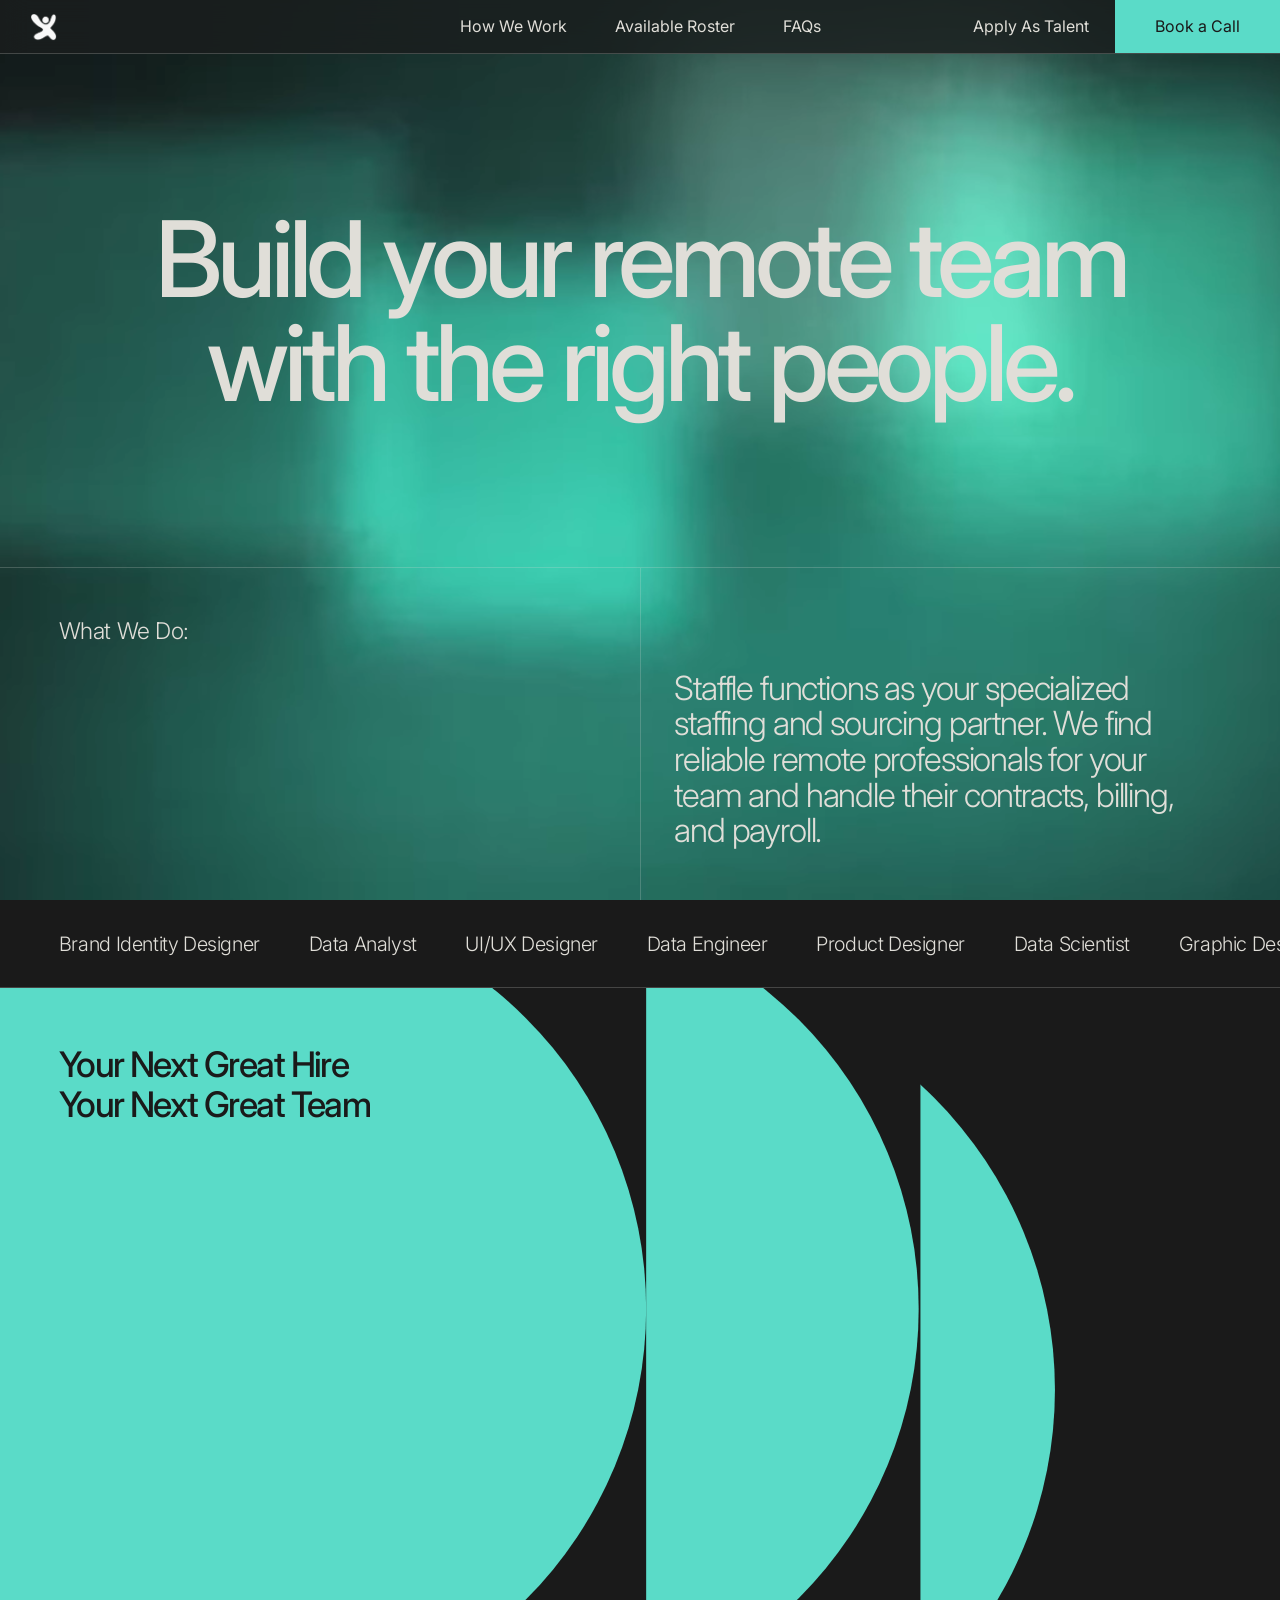
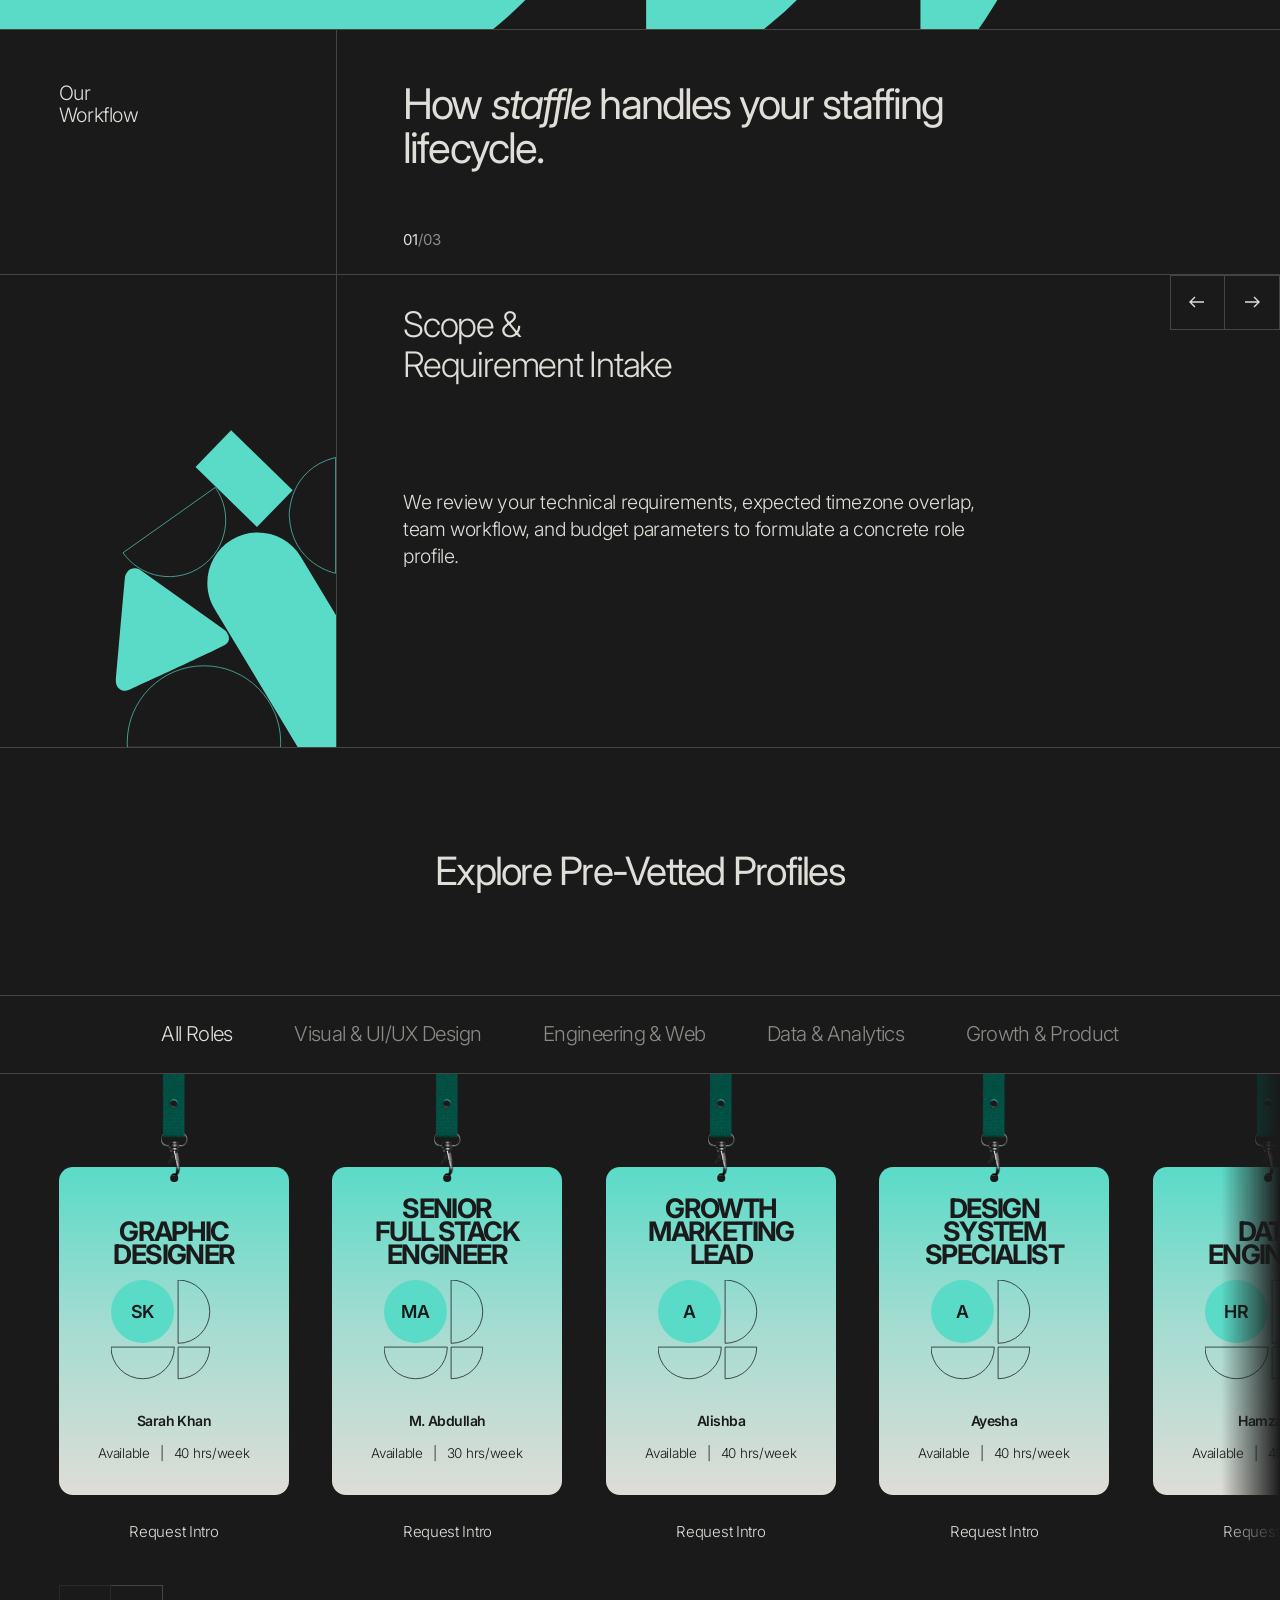
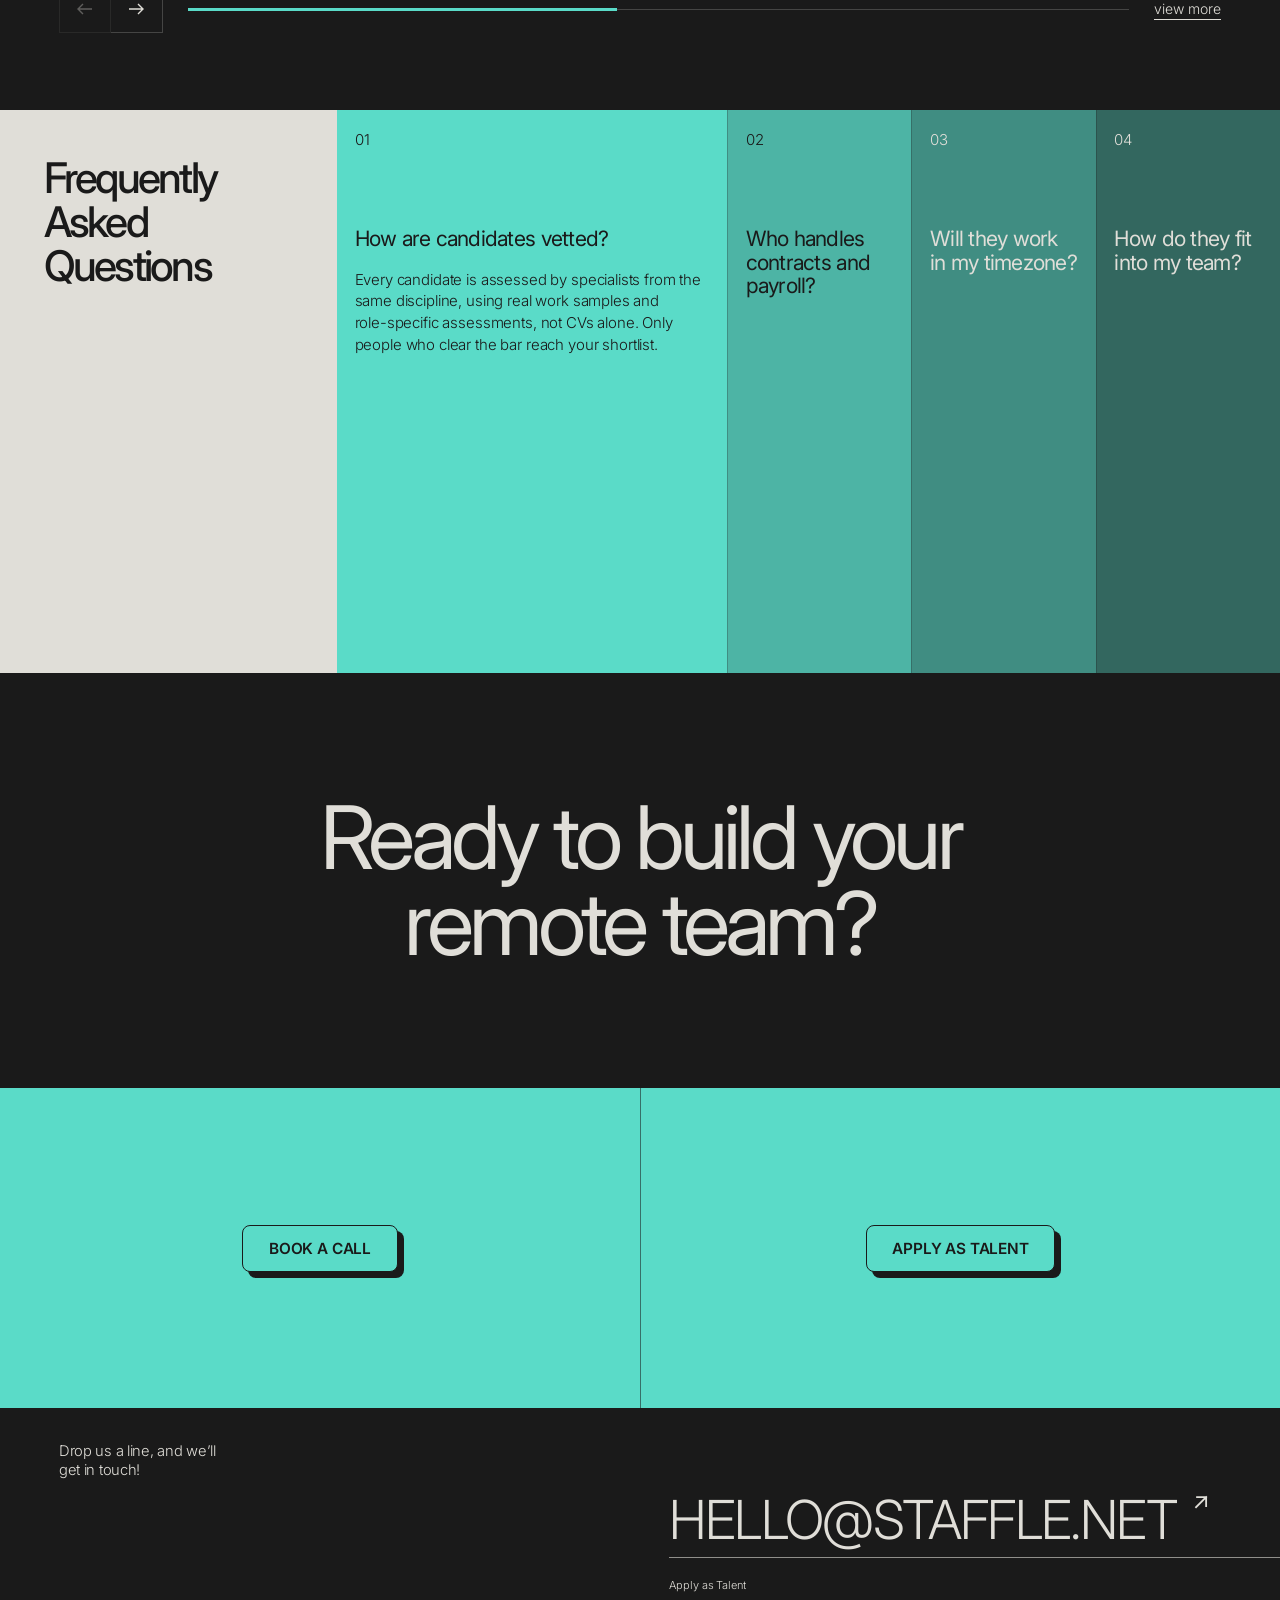
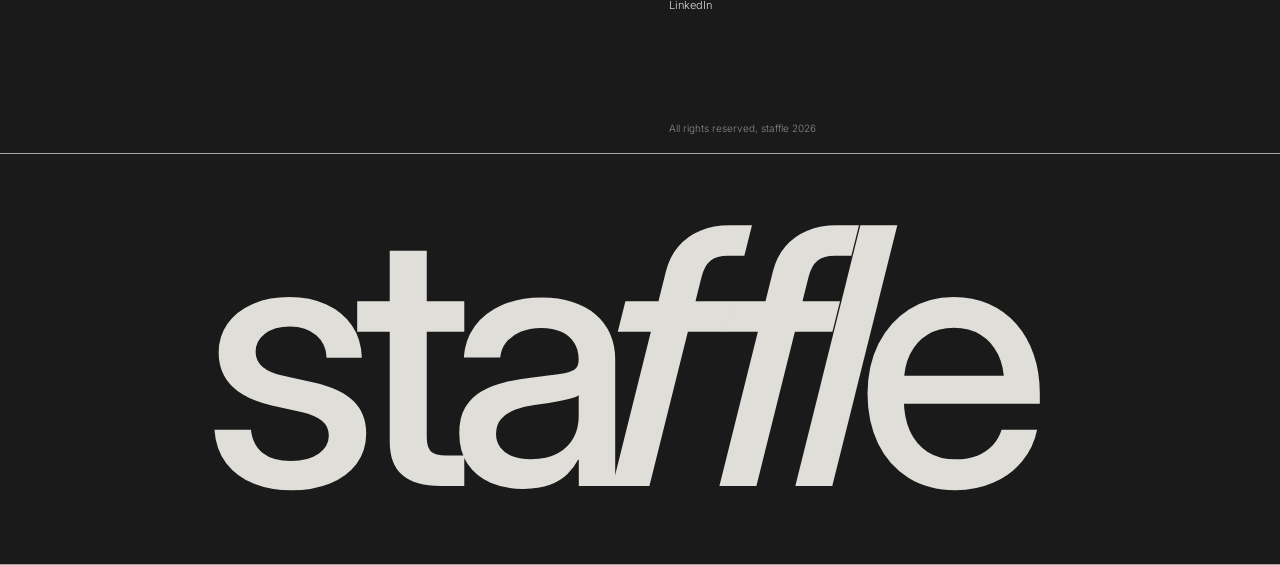
<file: index.html>
<!DOCTYPE html>
<html lang="en">
<head>
<meta charset="UTF-8">
<meta name="viewport" content="width=device-width, initial-scale=1.0">
<title>Staffle — Build your remote team with the right people</title>
<meta name="description" content="Staffle is your specialized staffing and sourcing partner. We find reliable remote professionals for your team and handle their contracts, billing, and payroll.">
<link rel="icon" type="image/png" href="images/favicon.png">
<link rel="preconnect" href="https://fonts.googleapis.com">
<link rel="preconnect" href="https://fonts.gstatic.com" crossorigin>
<link href="https://fonts.googleapis.com/css2?family=Inter:opsz,wght@14..32,300..700&display=swap" rel="stylesheet">
<link rel="stylesheet" href="css/home.css">
</head>
<body>

<!-- Navigation -->
<header class="nav">
  <a href="#top" class="nav-logo" aria-label="Staffle home"><img src="images/logo-mark.png" alt="Staffle"></a>
  <nav class="nav-links" aria-label="Main">
    <a href="#how-we-work">How We Work</a>
    <a href="#roster">Available Roster</a>
    <a href="#faqs">FAQs</a>
  </nav>
  <div class="nav-right">
    <a href="apply.html" class="nav-apply"><span class="nav-t">Apply As Talent</span></a>
    <a href="#book" class="nav-book"><span class="nav-t">Book a Call</span></a>
    <button class="menu-btn" aria-label="Open menu" aria-expanded="false" aria-controls="mobileMenu"><span></span></button>
  </div>
</header>
<nav class="mobile-menu" id="mobileMenu" aria-label="Mobile">
  <a href="#how-we-work">How We Work</a>
  <a href="#roster">Available Roster</a>
  <a href="#faqs">FAQs</a>
  <a href="apply.html">Apply As Talent</a>
  <a href="#book">Book a Call</a>
</nav>

<main id="top">
  <!-- Hero -->
  <section class="hero">
    <video class="hero-video" autoplay muted loop playsinline preload="auto" poster="images/hero-poster.jpg" aria-hidden="true">
      <source src="videos/hero-loop.webm" type="video/webm">
      <source src="videos/hero-loop.mp4" type="video/mp4">
    </video>
    <h1>Build your remote team<br>with the right people.</h1>
    <div class="hero-what">
      <div><p class="label">What We Do:</p></div>
      <div class="copy">
        <p>Staffle functions as your specialized staffing and sourcing partner. We find reliable remote professionals for your team and handle their contracts, billing, and payroll.</p>
      </div>
    </div>
  </section>

  <!-- Roles strip -->
  <div class="roles" aria-label="Design and data roles we staff">
    <div class="roles-track">
      <ul><li>Brand Identity Designer</li><li>Data Analyst</li><li>UI/UX Designer</li><li>Data Engineer</li><li>Product Designer</li><li>Data Scientist</li><li>Graphic Designer</li><li>Machine Learning Engineer</li><li>Motion Designer</li><li>Business Intelligence Analyst</li><li>Web Designer</li><li>Power BI Developer</li><li>Illustrator</li><li>Analytics Engineer</li><li>Packaging Designer</li><li>Data Visualization Specialist</li><li>Presentation Designer</li><li>Tableau Developer</li></ul>
      <ul aria-hidden="true"><li>Brand Identity Designer</li><li>Data Analyst</li><li>UI/UX Designer</li><li>Data Engineer</li><li>Product Designer</li><li>Data Scientist</li><li>Graphic Designer</li><li>Machine Learning Engineer</li><li>Motion Designer</li><li>Business Intelligence Analyst</li><li>Web Designer</li><li>Power BI Developer</li><li>Illustrator</li><li>Analytics Engineer</li><li>Packaging Designer</li><li>Data Visualization Specialist</li><li>Presentation Designer</li><li>Tableau Developer</li></ul>
    </div>
  </div>

  <!-- Arcs -->
  <section class="arcs pre" id="arcs">
    <h2>Your Next Great Hire<br>Your Next Great Team</h2>
    <svg viewBox="0 0 1456 730" preserveAspectRatio="xMinYMid slice" aria-hidden="true">
      <defs>
        <clipPath id="c1"><rect x="0" y="0" width="1456" height="730"/></clipPath>
        <clipPath id="c2"><rect x="735" y="0" width="721" height="730"/></clipPath>
        <clipPath id="c3"><rect x="1047" y="0" width="409" height="730"/></clipPath>
      </defs>
      <g clip-path="url(#c1)"><circle class="arc arc-1" cx="267" cy="365" r="468"/></g>
      <g clip-path="url(#c2)"><circle class="arc arc-2" cx="580" cy="365" r="465"/></g>
      <g clip-path="url(#c3)"><circle class="arc arc-3" cx="730" cy="457" r="470"/></g>
    </svg>
  </section>

  <!-- Workflow -->
  <section class="workflow" id="how-we-work">
    <p class="wf-label">Our<br>Workflow</p>
    <div class="wf-head">
      <h2>How <em>staffle</em> handles your staffing lifecycle.</h2>
      <p class="wf-count" aria-live="polite"><b id="wfNum">01</b><span>/03</span></p>
    </div>
    <div class="wf-art" aria-hidden="true">
      <svg viewBox="0 2530 505 709.25" preserveAspectRatio="xMinYMax meet" id="wfShapes">
        <g class="shape" data-cx="447.0" data-cy="3090.4" data-dens="0.45" data-hull='[[-37.5,-62.4,75.8],[46.5,77.1,75.8],[-58.5,-101.4,73.0],[6.0,9.6,75.7],[52.5,86.1,74.9],[36.0,152.1,26.9],[123.0,102.6,23.4],[-18.0,-30.9,75.4],[22.5,36.6,75.5],[-69.0,-99.9,66.2],[94.5,95.1,43.9],[42.0,116.1,52.0],[30.0,174.6,10.7]]'><path d="M 602.820312 3202.0625 L 452.796875 2952.816406 C 431.203125 2916.933594 384.605469 2905.355469 348.726562 2926.949219 C 312.84375 2948.546875 301.265625 2995.140625 322.863281 3031.023438 L 472.882812 3280.269531 Z M 602.820312 3202.0625" fill="#5ADBC8"/></g>
        <g class="shape" data-cx="306.7" data-cy="3186.8" data-hull='[[-3.7,-8.8,61.5],[63.8,9.2,42.3],[-56.2,4.7,46.5],[32.3,-4.3,56.6],[-86.2,24.2,26.9],[89.3,27.2,24.4],[-20.2,-7.3,59.5],[-99.7,37.7,15.0],[-41.2,-1.3,53.6],[11.3,-8.8,60.6],[-75.7,16.7,34.8],[74.3,16.7,36.0],[99.8,42.2,10.5],[48.8,-1.3,48.3]]'><path d="M -0.0000316842 0.000270703 C -0.152394 2.426342 -0.253968 4.860227 -0.253968 7.325365 C -0.253968 71.09471 51.439714 122.788392 115.205152 122.788392 C 178.974497 122.788392 230.668179 71.09471 230.668179 7.325365 C 230.668179 4.860227 230.566604 2.426342 230.414242 0.000270703 Z M -0.0000316842 0.000270703" transform="matrix(0.99988, 0, 0, -0.99988, 191.722688, 3239.254177)" fill="none" stroke="#5ADBC8" stroke-width="1"/></g>
        <g class="shape" data-cx="239.8" data-cy="3065.7" data-hull='[[0.2,1.3,58.2],[-25.3,-52.7,29.4],[63.2,5.8,27.5],[-34.3,47.8,29.3],[-50.8,73.3,14.3],[-34.3,-76.7,16.8],[25.7,2.8,46.1],[85.7,7.3,15.7],[-14.8,-33.2,40.9],[-13.3,19.3,47.7],[-4.3,-9.2,54.1],[-43.3,62.8,20.8],[49.7,4.3,34.1],[-38.8,-85.7,10.3],[-22.3,32.8,39.1],[-29.8,-63.2,24.0]]'><path d="M 323.238281 3052.289062 L 337.851562 3062.769531 C 339.457031 3063.921875 340.832031 3065.371094 341.855469 3067.0625 C 344.078125 3070.746094 346.632812 3077.25 341.519531 3082.652344 C 340.582031 3083.640625 339.464844 3084.433594 338.269531 3085.085938 C 322.039062 3093.921875 209.777344 3145.503906 193.238281 3153.09375 C 191.417969 3153.929688 189.421875 3154.34375 187.429688 3154.199219 C 184.011719 3153.949219 179.058594 3152.523438 175.972656 3146.890625 C 174.664062 3144.5 174.164062 3141.753906 174.378906 3139.039062 C 176.1875 3115.949219 186.625 2998.515625 187.898438 2984.230469 C 188.015625 2982.902344 188.308594 2981.597656 188.78125 2980.351562 C 190.277344 2976.429688 194.308594 2969.242188 203.660156 2969.773438 C 206.371094 2969.929688 208.96875 2970.921875 211.179688 2972.496094 Z M 323.238281 3052.289062" fill="#5ADBC8"/></g>
        <g class="shape" data-cx="275.1" data-cy="2926.5" data-hull='[[-3.6,10.0,42.2],[30.9,-24.5,33.1],[-44.1,22.0,28.6],[41.4,-50.0,19.3],[17.4,-5.0,39.8],[-74.1,22.0,11.2],[-20.1,17.5,38.3],[45.9,-68.0,7.2],[9.9,1.0,41.9],[-60.6,23.5,19.0],[26.4,-18.5,36.3],[38.4,-38.0,25.3],[-30.6,20.5,34.2]]'><path d="M -0.0000545493 0.00164429 C 27.171164 -38.350598 18.111486 -91.466325 -20.240756 -118.64145 C -58.592999 -145.812668 -111.708726 -136.749084 -138.879944 -98.400748 Z M -0.0000545493 0.00164429" transform="matrix(0.99988, 0, 0, -0.99988, 323.949273, 2848.075863)" fill="none" stroke="#5ADBC8" stroke-width="1"/></g>
        <g class="shape" data-cx="367.0" data-cy="2834.6" data-hull='[[11.0,10.4,38.5],[-19.0,-19.6,37.5],[20.0,19.4,37.0],[-50.5,-18.1,15.9],[51.5,17.9,15.6],[18.5,49.4,16.3],[-20.5,-54.1,12.4],[-4.0,-4.6,38.2],[-19.0,-34.6,27.2],[-32.5,-18.1,29.0],[20.0,62.9,6.7],[-62.5,-18.1,7.4],[63.5,17.9,7.1],[33.5,17.9,27.9],[18.5,32.9,27.9],[-14.5,-12.1,37.1]]'><path d="M 294.246094 2817.285156 L 347.726562 2762.066406 L 440.410156 2852.457031 L 386.636719 2907.582031 Z M 294.246094 2817.285156" fill="#5ADBC8"/></g>
        <g class="shape" data-cx="475.7" data-cy="2889.7" data-hull='[[-6.2,-1.2,34.5],[2.8,43.8,26.1],[1.3,-41.7,26.5],[13.3,-64.2,16.0],[14.8,67.8,13.5],[-4.7,15.3,33.6],[-3.2,-25.2,31.6],[20.8,-76.2,7.9],[-0.2,34.8,29.4],[19.3,73.8,10.0],[7.3,52.8,22.0],[5.8,-49.2,23.5],[-4.7,-14.7,33.7],[-0.2,-34.2,29.5],[25.3,81.3,4.0],[-6.2,27.3,28.0]]'><path d="M 0.00154053 0.00120106 L 0.00154053 -174.351681 C 0.00154053 -174.351681 -66.596268 -161.193857 -69.776335 -87.173286 C -69.776335 -87.173286 -71.319489 -17.637627 0.00154053 0.00120106" transform="matrix(0.99988, 0, 0, -0.99988, 504.975022, 2802.973857)" fill="none" stroke="#5ADBC8" stroke-width="1"/></g>
      </svg>
    </div>
    <div class="wf-step">
      <div class="wf-arrows">
        <button type="button" id="wfPrev" aria-label="Previous step">
          <svg width="16" height="12" viewBox="0 0 16 12" fill="none" stroke="currentColor" stroke-width="1.4"><path d="M15 6H1M6 1L1 6l5 5"/></svg>
        </button>
        <button type="button" id="wfNext" aria-label="Next step">
          <svg width="16" height="12" viewBox="0 0 16 12" fill="none" stroke="currentColor" stroke-width="1.4"><path d="M1 6h14M10 1l5 5-5 5"/></svg>
        </button>
      </div>
      <div class="wf-slide" id="wfSlide">
        <h3 id="wfTitle">Scope &amp;<br>Requirement Intake</h3>
        <p id="wfText">We review your technical requirements, expected timezone overlap, team workflow, and budget parameters to formulate a concrete role profile.</p>
      </div>
    </div>
  </section>

  <!-- Roster -->
  <section class="roster" id="roster">
    <h2>Explore Pre-Vetted Profiles</h2>
    <div class="tabs" role="tablist" aria-label="Filter by role">
      <button role="tab" aria-selected="true" data-filter="all">All Roles</button>
      <button role="tab" aria-selected="false" data-filter="design">Visual &amp; UI/UX Design</button>
      <button role="tab" aria-selected="false" data-filter="engineering">Engineering &amp; Web</button>
      <button role="tab" aria-selected="false" data-filter="data">Data &amp; Analytics</button>
      <button role="tab" aria-selected="false" data-filter="growth">Growth &amp; Product</button>
    </div>

    <div class="cards-area">
    <div class="cards" id="cards" tabindex="0" aria-label="Pre-vetted profiles, scroll sideways for more">
      <div class="card-wrap" data-cat="design">
        <div class="badge">
          <img class="lanyard" src="images/lanyard.webp" alt="">
          <article class="card">
            <h3 class="role"><span class="role-t">Graphic<br>Designer</span></h3>
            <div class="portrait"><svg viewBox="0 0 100 100" fill="none" stroke="#1A1A1A" stroke-width=".6"><path d="M53 0A25 25 0 0 1 53 50Z"/><path d="M0 53A25 25 0 0 0 50 53Z"/><path d="M53 53H78A25 25 0 0 1 53 78Z"/></svg><div class="avatar initials" aria-hidden="true">SK</div>
            </div>
            <p class="name">Sarah Khan</p>
            <p class="meta">Available<span class="sep">|</span>40 hrs/week</p>
          </article>
        </div>
        <a class="intro" href="#book">Request Intro</a>
      </div>

      <div class="card-wrap" data-cat="engineering">
        <div class="badge">
          <img class="lanyard" src="images/lanyard.webp" alt="">
          <article class="card">
            <h3 class="role"><span class="role-t">Senior<br>Full Stack<br>Engineer</span></h3>
            <div class="portrait"><svg viewBox="0 0 100 100" fill="none" stroke="#1A1A1A" stroke-width=".6"><path d="M53 0A25 25 0 0 1 53 50Z"/><path d="M0 53A25 25 0 0 0 50 53Z"/><path d="M53 53H78A25 25 0 0 1 53 78Z"/></svg><div class="avatar initials" aria-hidden="true">MA</div></div>
            <p class="name">M. Abdullah</p>
            <p class="meta">Available<span class="sep">|</span>30 hrs/week</p>
          </article>
        </div>
        <a class="intro" href="#book">Request Intro</a>
      </div>

      <div class="card-wrap" data-cat="growth">
        <div class="badge">
          <img class="lanyard" src="images/lanyard.webp" alt="">
          <article class="card">
            <h3 class="role"><span class="role-t">Growth<br>Marketing<br>Lead</span></h3>
            <div class="portrait"><svg viewBox="0 0 100 100" fill="none" stroke="#1A1A1A" stroke-width=".6"><path d="M53 0A25 25 0 0 1 53 50Z"/><path d="M0 53A25 25 0 0 0 50 53Z"/><path d="M53 53H78A25 25 0 0 1 53 78Z"/></svg><div class="avatar initials" aria-hidden="true">A</div></div>
            <p class="name">Alishba</p>
            <p class="meta">Available<span class="sep">|</span>40 hrs/week</p>
          </article>
        </div>
        <a class="intro" href="#book">Request Intro</a>
      </div>

      <div class="card-wrap" data-cat="design">
        <div class="badge">
          <img class="lanyard" src="images/lanyard.webp" alt="">
          <article class="card">
            <h3 class="role"><span class="role-t">Design<br>System<br>Specialist</span></h3>
            <div class="portrait"><svg viewBox="0 0 100 100" fill="none" stroke="#1A1A1A" stroke-width=".6"><path d="M53 0A25 25 0 0 1 53 50Z"/><path d="M0 53A25 25 0 0 0 50 53Z"/><path d="M53 53H78A25 25 0 0 1 53 78Z"/></svg><div class="avatar initials" aria-hidden="true">A</div></div>
            <p class="name">Ayesha</p>
            <p class="meta">Available<span class="sep">|</span>40 hrs/week</p>
          </article>
        </div>
        <a class="intro" href="#book">Request Intro</a>
      </div>

      <div class="card-wrap" data-cat="data">
        <div class="badge">
          <img class="lanyard" src="images/lanyard.webp" alt="">
          <article class="card">
            <h3 class="role"><span class="role-t">Data<br>Engineer</span></h3>
            <div class="portrait"><svg viewBox="0 0 100 100" fill="none" stroke="#1A1A1A" stroke-width=".6"><path d="M53 0A25 25 0 0 1 53 50Z"/><path d="M0 53A25 25 0 0 0 50 53Z"/><path d="M53 53H78A25 25 0 0 1 53 78Z"/></svg><div class="avatar initials" aria-hidden="true">HR</div></div>
            <p class="name">Hamza R.</p>
            <p class="meta">Available<span class="sep">|</span>40 hrs/week</p>
          </article>
        </div>
        <a class="intro" href="#book">Request Intro</a>
      </div>

      <div class="card-wrap" data-cat="design">
        <div class="badge">
          <img class="lanyard" src="images/lanyard.webp" alt="">
          <article class="card">
            <h3 class="role"><span class="role-t">UI/UX<br>Designer</span></h3>
            <div class="portrait"><svg viewBox="0 0 100 100" fill="none" stroke="#1A1A1A" stroke-width=".6"><path d="M53 0A25 25 0 0 1 53 50Z"/><path d="M0 53A25 25 0 0 0 50 53Z"/><path d="M53 53H78A25 25 0 0 1 53 78Z"/></svg><div class="avatar initials" aria-hidden="true">FZ</div></div>
            <p class="name">Fatima Z.</p>
            <p class="meta">Available<span class="sep">|</span>40 hrs/week</p>
          </article>
        </div>
        <a class="intro" href="#book">Request Intro</a>
      </div>

      <div class="card-wrap" data-cat="data">
        <div class="badge">
          <img class="lanyard" src="images/lanyard.webp" alt="">
          <article class="card">
            <h3 class="role"><span class="role-t">Data<br>Scientist</span></h3>
            <div class="portrait"><svg viewBox="0 0 100 100" fill="none" stroke="#1A1A1A" stroke-width=".6"><path d="M53 0A25 25 0 0 1 53 50Z"/><path d="M0 53A25 25 0 0 0 50 53Z"/><path d="M53 53H78A25 25 0 0 1 53 78Z"/></svg><div class="avatar initials" aria-hidden="true">UA</div></div>
            <p class="name">Usman A.</p>
            <p class="meta">Available<span class="sep">|</span>30 hrs/week</p>
          </article>
        </div>
        <a class="intro" href="#book">Request Intro</a>
      </div>

      <div class="card-wrap" data-cat="data">
        <div class="badge">
          <img class="lanyard" src="images/lanyard.webp" alt="">
          <article class="card">
            <h3 class="role"><span class="role-t">Power BI<br>Developer</span></h3>
            <div class="portrait"><svg viewBox="0 0 100 100" fill="none" stroke="#1A1A1A" stroke-width=".6"><path d="M53 0A25 25 0 0 1 53 50Z"/><path d="M0 53A25 25 0 0 0 50 53Z"/><path d="M53 53H78A25 25 0 0 1 53 78Z"/></svg><div class="avatar initials" aria-hidden="true">MS</div></div>
            <p class="name">Mahnoor S.</p>
            <p class="meta">Available<span class="sep">|</span>40 hrs/week</p>
          </article>
        </div>
        <a class="intro" href="#book">Request Intro</a>
      </div>

      <div class="card-wrap" data-cat="design">
        <div class="badge">
          <img class="lanyard" src="images/lanyard.webp" alt="">
          <article class="card">
            <h3 class="role"><span class="role-t">Brand<br>Identity<br>Designer</span></h3>
            <div class="portrait"><svg viewBox="0 0 100 100" fill="none" stroke="#1A1A1A" stroke-width=".6"><path d="M53 0A25 25 0 0 1 53 50Z"/><path d="M0 53A25 25 0 0 0 50 53Z"/><path d="M53 53H78A25 25 0 0 1 53 78Z"/></svg><div class="avatar initials" aria-hidden="true">BK</div></div>
            <p class="name">Bilal K.</p>
            <p class="meta">Available<span class="sep">|</span>40 hrs/week</p>
          </article>
        </div>
        <a class="intro" href="#book">Request Intro</a>
      </div>

      <div class="card-wrap" data-cat="design">
        <div class="badge">
          <img class="lanyard" src="images/lanyard.webp" alt="">
          <article class="card">
            <h3 class="role"><span class="role-t">Motion<br>Designer</span></h3>
            <div class="portrait"><svg viewBox="0 0 100 100" fill="none" stroke="#1A1A1A" stroke-width=".6"><path d="M53 0A25 25 0 0 1 53 50Z"/><path d="M0 53A25 25 0 0 0 50 53Z"/><path d="M53 53H78A25 25 0 0 1 53 78Z"/></svg><div class="avatar initials" aria-hidden="true">ZM</div></div>
            <p class="name">Zara M.</p>
            <p class="meta">Available<span class="sep">|</span>30 hrs/week</p>
          </article>
        </div>
        <a class="intro" href="#book">Request Intro</a>
      </div>
    </div>
    <p id="noMatch" hidden style="text-align:center;padding:60px 24px;font-weight:300;font-size:18px">New profiles in this category are on the way. <a href="#book" style="border-bottom:1px solid">Book a call</a> and we'll source one for you.</p>
    <div class="cards-nav">
      <div class="cards-arrows">
        <button type="button" id="cardsPrev" aria-label="Scroll profiles left"><svg width="16" height="12" viewBox="0 0 16 12" fill="none" stroke="currentColor" stroke-width="1.4"><path d="M15 6H1M6 1L1 6l5 5"/></svg></button>
        <button type="button" id="cardsNext" aria-label="Scroll profiles right"><svg width="16" height="12" viewBox="0 0 16 12" fill="none" stroke="currentColor" stroke-width="1.4"><path d="M1 6h14M10 1l5 5-5 5"/></svg></button>
      </div>
      <div class="cards-progress" aria-hidden="true"><span id="cardsBar"></span></div>
      <button type="button" class="view-more" aria-haspopup="dialog" aria-controls="rosterModal">view more</button>
    </div>
    </div>
  </section>

  <!-- FAQ -->
  <section class="faq" id="faqs">
    <div class="faq-title" id="faqTitle">
      <h2>Frequently<br>Asked<br>Questions</h2>
      <svg viewBox="0 0 383 560" fill="none" stroke="#5ADBC8" stroke-width="1" aria-hidden="true">
        <circle class="ring" style="--i:0" cx="0" cy="280" r="88" pathLength="1" transform="rotate(-90 0 280)"/><circle class="ring" style="--i:1" cx="0" cy="280" r="158" pathLength="1" transform="rotate(-90 0 280)"/><circle class="ring" style="--i:2" cx="0" cy="280" r="211" pathLength="1" transform="rotate(-90 0 280)"/><circle class="ring" style="--i:3" cx="0" cy="280" r="282" pathLength="1" transform="rotate(-90 0 280)"/>
      </svg>
    </div>
    <div class="faq-cols">
      <button class="faq-col" aria-expanded="true">
        <span class="faq-num">01</span><span class="faq-plus" aria-hidden="true"></span>
        <span class="faq-q">How are candidates vetted?</span>
        <span class="faq-a"><span>Every candidate is assessed by specialists from the same discipline, using real work samples and role-specific assessments, not CVs alone. Only people who clear the bar reach your shortlist.</span></span>
      </button>
      <button class="faq-col" aria-expanded="false">
        <span class="faq-num">02</span><span class="faq-plus" aria-hidden="true"></span>
        <span class="faq-q">Who handles contracts and payroll?</span>
        <span class="faq-a"><span>We do. Staffle manages the contract, billing and payroll for every professional, so you work with one simple monthly engagement instead of running employment admin yourself.</span></span>
      </button>
      <button class="faq-col" aria-expanded="false">
        <span class="faq-num">03</span><span class="faq-plus" aria-hidden="true"></span>
        <span class="faq-q">Will they work in my timezone?</span>
        <span class="faq-a"><span>During intake we agree on the timezone overlap your team needs, and we only shortlist people who can work those hours with you.</span></span>
      </button>
      <button class="faq-col" aria-expanded="false">
        <span class="faq-num">04</span><span class="faq-plus" aria-hidden="true"></span>
        <span class="faq-q">How do they fit into my team?</span>
        <span class="faq-a"><span>Your professional works as a dedicated member of your team, on your tools, your workflow and your standards, and reports to you day to day.</span></span>
      </button>
    </div>
  </section>

  <!-- CTA -->
  <section class="cta">
    <div class="cta-head"><h2>Ready to build your<br>remote team?</h2></div>
    <div class="cta-links">
      <div class="cta-cell"><a href="#book" id="book" class="cta-btn">Book a Call</a></div>
      <div class="cta-cell"><a href="apply.html" id="apply" class="cta-btn">Apply as Talent</a></div>
    </div>
  </section>
</main>

<!-- Footer -->
<footer class="site-footer">
  <div class="ft-top">
    <p class="ft-note">Drop us a line, and we&rsquo;ll<br>get in touch!</p>
    <div class="ft-contact">
      <a class="ft-mail" href="mailto:hello@staffle.net"><span class="ft-mail-t">hello@staffle.net</span>
        <svg viewBox="0 0 24 24" fill="none" stroke="currentColor" stroke-width="1.8" stroke-linecap="square" aria-hidden="true"><path d="M7 17L17 7M8 7h9v9"/></svg>
      </a>
      <nav class="ft-links" aria-label="Footer">
        <a href="apply.html">Apply as Talent</a>
        <a href="#" target="_blank" rel="noopener">LinkedIn</a>
      </nav>
      <p class="ft-copy">All rights reserved, staffle 2026</p>
    </div>
  </div>
  <div class="ft-mark" aria-label="staffle" role="img">
    <span class="ft-word" aria-hidden="true"><span>s</span><span>t</span><span>a</span><em>f</em><em>f</em><em>l</em><span>e</span></span>
  </div>
</footer>

<!-- Full roster popup (opens from "view more") -->
<div class="roster-modal" id="rosterModal" hidden>
  <div class="rm-backdrop" data-rm-close></div>
  <div class="rm-panel" role="dialog" aria-modal="true" aria-labelledby="rmTitle">
    <header class="rm-head">
      <div>
        <p class="rm-kicker">Available Roster</p>
        <h2 id="rmTitle">Pre-vetted professionals, ready to join your team</h2>
      </div>
      <button type="button" class="rm-close" data-rm-close aria-label="Close roster">
        <svg viewBox="0 0 24 24" width="22" height="22" fill="none" stroke="currentColor" stroke-width="1.6" stroke-linecap="round"><path d="M6 6l12 12M18 6L6 18"/></svg>
      </button>
    </header>
    <div class="rm-toolbar">
      <div class="rm-pills" role="tablist" aria-label="Filter roster">
        <button type="button" role="tab" aria-selected="true" data-rm-filter="all">All Roles</button>
        <button type="button" role="tab" aria-selected="false" data-rm-filter="design">Visual &amp; UI/UX Design</button>
        <button type="button" role="tab" aria-selected="false" data-rm-filter="engineering">Engineering &amp; Web</button>
        <button type="button" role="tab" aria-selected="false" data-rm-filter="data">Data &amp; Analytics</button>
        <button type="button" role="tab" aria-selected="false" data-rm-filter="growth">Growth &amp; Product</button>
      </div>
      <label class="rm-search">
        <svg viewBox="0 0 24 24" width="18" height="18" fill="none" stroke="currentColor" stroke-width="1.7" stroke-linecap="round"><circle cx="10.5" cy="10.5" r="6"/><path d="M15.5 15.5L21 21"/></svg>
        <input type="search" id="rmSearch" placeholder="Search skill, role, or stack..." aria-label="Search skill, role, or stack">
      </label>
    </div>
    <div class="rm-body">
      <p class="rm-count" id="rmCount" aria-live="polite"></p>
      <div class="rm-grid" id="rmGrid"></div>
      <p class="rm-empty" id="rmEmpty" hidden>No one matches that search yet. <a href="#book" data-rm-book>Book a call</a> and we'll source the right person for you.</p>
    </div>

    <!-- Dossier side panel -->
    <aside class="rm-dossier" id="rmDossier" aria-hidden="true" aria-labelledby="rdTitle">
      <button type="button" class="rd-back" id="rdBack">
        <svg viewBox="0 0 16 12" width="16" height="12" fill="none" stroke="currentColor" stroke-width="1.4"><path d="M15 6H1M6 1L1 6l5 5"/></svg>
        Back to roster
      </button>
      <div class="rd-content" id="rdContent"></div>
    </aside>
  </div>
</div>

<!-- Apply as Talent popup -->
<div class="apply-modal" id="applyModal" hidden>
  <div class="ap-backdrop" data-ap-close></div>
  <div class="ap-panel" role="dialog" aria-modal="true" aria-labelledby="apTitle">
    <aside class="ap-side">
      <p class="ap-kicker">Apply as Talent</p>
      <h2 id="apTitle">Join the Staffle bench.</h2>
      <p class="ap-lead">Design and data professionals get matched with remote teams that value their craft. We handle contracts, billing and payroll, so you can focus on the work.</p>
      <ol class="ap-steps" aria-label="Application steps">
        <li class="is-active" data-step-dot="1"><span>01</span>About you</li>
        <li data-step-dot="2"><span>02</span>Your work</li>
        <li data-step-dot="3"><span>03</span>Done</li>
      </ol>
      <svg class="ap-art" viewBox="0 0 200 200" fill="none" stroke="#5ADBC8" stroke-width="1" aria-hidden="true">
        <circle cx="0" cy="200" r="60"/><circle cx="0" cy="200" r="110"/><circle cx="0" cy="200" r="160"/>
      </svg>
    </aside>

    <div class="ap-main">
      <button type="button" class="ap-close" data-ap-close aria-label="Close application">
        <svg viewBox="0 0 24 24" width="22" height="22" fill="none" stroke="currentColor" stroke-width="1.6" stroke-linecap="round"><path d="M6 6l12 12M18 6L6 18"/></svg>
      </button>

      <form class="ap-form" id="apForm" novalidate>
        <!-- Step 1 -->
        <fieldset class="ap-step is-active" data-step="1">
          <legend>Tell us about you</legend>
          <div class="ap-row">
            <label class="ap-field"><span>Full name</span><input name="name" type="text" autocomplete="name" placeholder="Ayesha Khan" required></label>
            <label class="ap-field"><span>Email</span><input name="email" type="email" autocomplete="email" placeholder="you@email.com" required></label>
          </div>
          <div class="ap-row">
            <label class="ap-field"><span>WhatsApp / Phone</span><input name="phone" type="tel" autocomplete="tel" placeholder="+92 300 0000000" required></label>
            <label class="ap-field"><span>City</span><input name="city" type="text" autocomplete="address-level2" placeholder="Lahore" required></label>
          </div>
          <label class="ap-field"><span>LinkedIn profile <em>(optional)</em></span><input name="linkedin" type="url" placeholder="https://linkedin.com/in/..."></label>
          <div class="ap-actions">
            <span></span>
            <button type="button" class="ap-btn solid" data-next>Continue
              <svg viewBox="0 0 16 12" width="16" height="12" fill="none" stroke="currentColor" stroke-width="1.6"><path d="M1 6h14M10 1l5 5-5 5"/></svg>
            </button>
          </div>
        </fieldset>

        <!-- Step 2 -->
        <fieldset class="ap-step" data-step="2">
          <legend>Tell us about your work</legend>
          <div class="ap-field">
            <span>Discipline</span>
            <div class="ap-choice" role="radiogroup" aria-label="Discipline">
              <label><input type="radio" name="discipline" value="Design" required><b>Design</b><small>Brand, UI/UX, product, motion</small></label>
              <label><input type="radio" name="discipline" value="Data" required><b>Data</b><small>Analytics, BI, engineering, science</small></label>
            </div>
          </div>
          <div class="ap-row">
            <label class="ap-field"><span>Primary role</span>
              <select name="role" id="apRole" required>
                <option value="">Choose a discipline first</option>
              </select>
            </label>
            <label class="ap-field"><span>Years of experience</span>
              <select name="experience" required>
                <option value="">Select</option>
                <option>1–2 years</option><option>3–4 years</option><option>5–7 years</option><option>8+ years</option>
              </select>
            </label>
          </div>
          <div class="ap-field">
            <span>Availability</span>
            <div class="ap-pills" role="radiogroup" aria-label="Availability">
              <label><input type="radio" name="hours" value="20 hrs/week" required><b>20 hrs/week</b></label>
              <label><input type="radio" name="hours" value="30 hrs/week" required><b>30 hrs/week</b></label>
              <label><input type="radio" name="hours" value="40 hrs/week" required><b>40 hrs/week</b></label>
            </div>
          </div>
          <label class="ap-field"><span>Portfolio / work samples link</span><input name="portfolio" type="url" placeholder="Behance, Dribbble, GitHub, Drive..." required></label>
          <label class="ap-file">
            <input name="cv" type="file" accept=".pdf,.doc,.docx" id="apCv">
            <svg viewBox="0 0 24 24" width="22" height="22" fill="none" stroke="currentColor" stroke-width="1.6" stroke-linecap="round" stroke-linejoin="round"><path d="M12 16V4M7 9l5-5 5 5M5 20h14"/></svg>
            <span id="apCvLabel"><b>Upload your CV</b> PDF or Word, optional</span>
          </label>
          <div class="ap-actions">
            <button type="button" class="ap-btn ghost" data-back>
              <svg viewBox="0 0 16 12" width="16" height="12" fill="none" stroke="currentColor" stroke-width="1.6"><path d="M15 6H1M6 1L1 6l5 5"/></svg>Back
            </button>
            <button type="submit" class="ap-btn solid">Submit application</button>
          </div>
        </fieldset>

        <!-- Step 3 -->
        <div class="ap-step ap-done" data-step="3">
          <div class="ap-tick"><svg viewBox="0 0 52 52" fill="none" stroke="currentColor" stroke-width="3" stroke-linecap="round" stroke-linejoin="round"><circle cx="26" cy="26" r="24"/><path d="M15 27l7 7 15-16"/></svg></div>
          <h3>Application received.</h3>
          <p id="apDoneText">Thanks! Our team reviews every application. If your profile fits an open role, we'll reach out for a short technical assessment.</p>
          <button type="button" class="ap-btn solid" data-ap-close>Back to site</button>
        </div>
      </form>
    </div>
  </div>
</div>

<script src="js/home.js"></script>
</body>
</html>
</file>
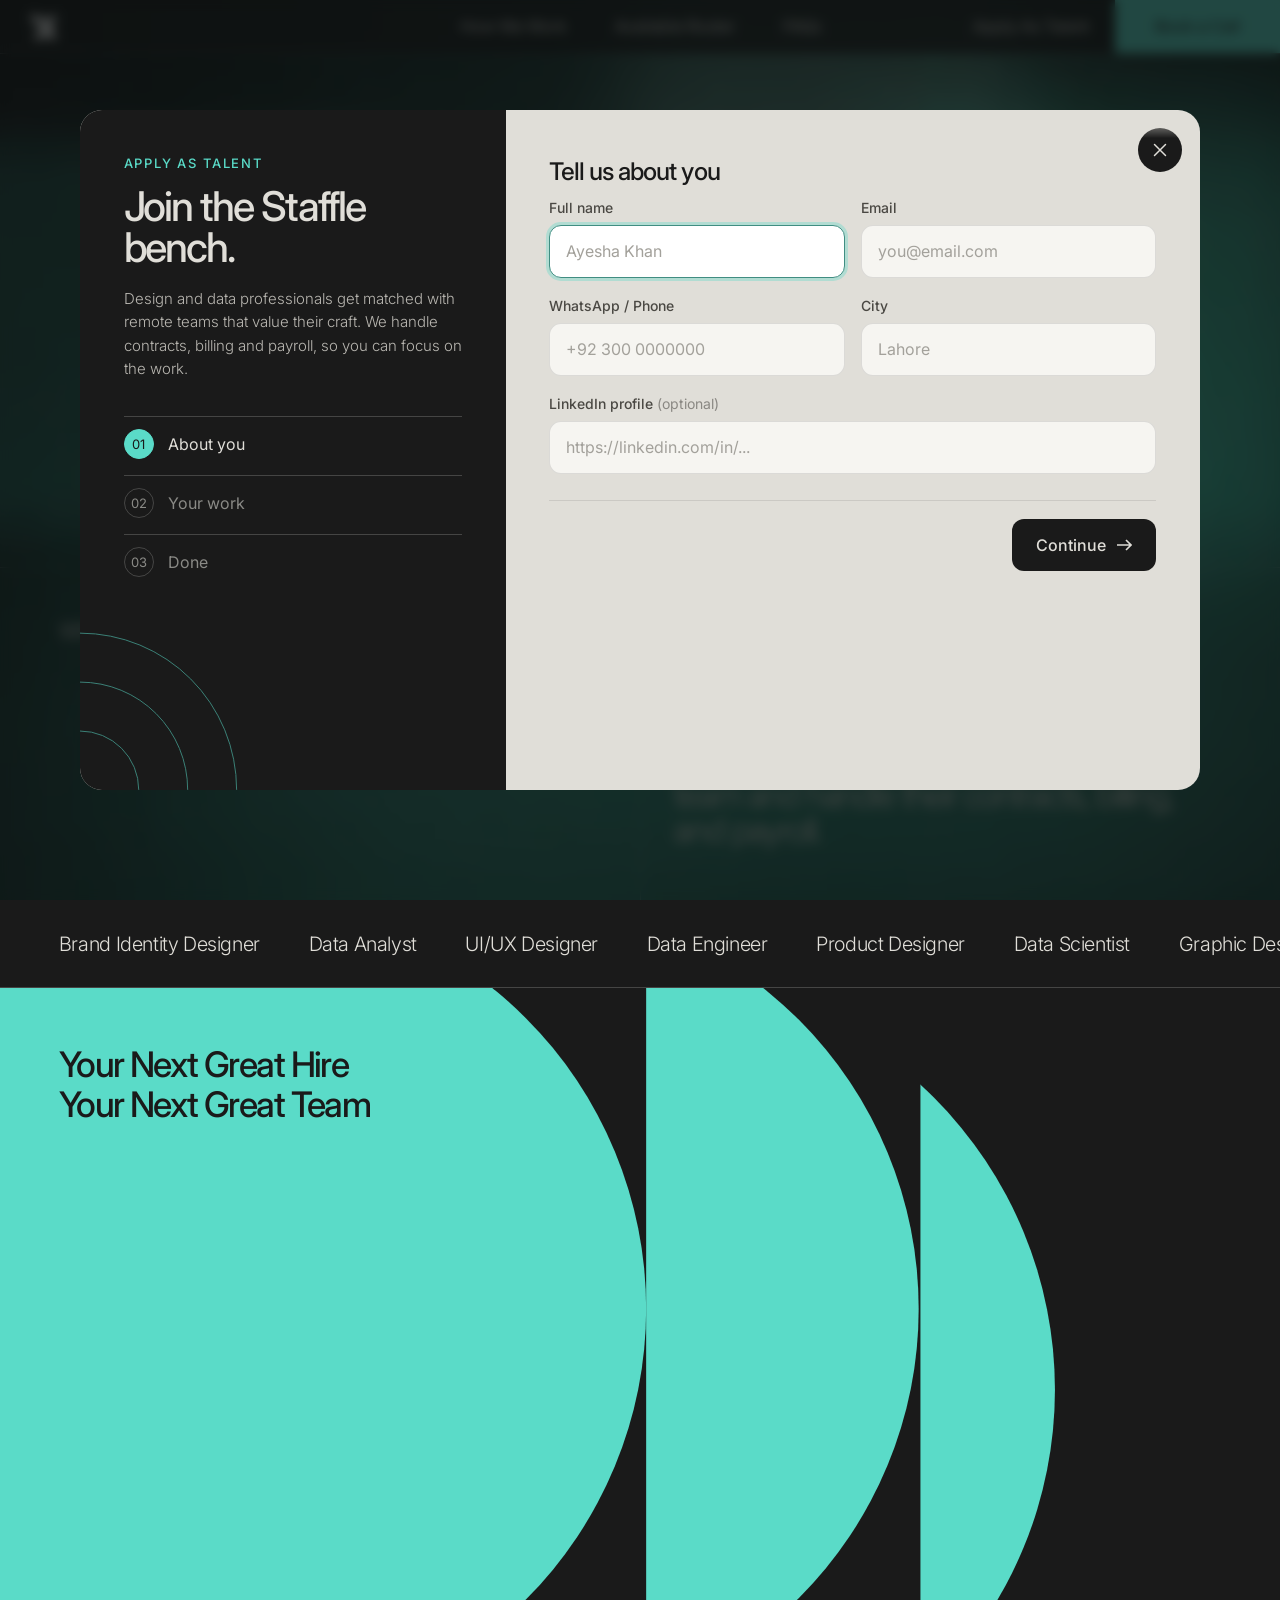
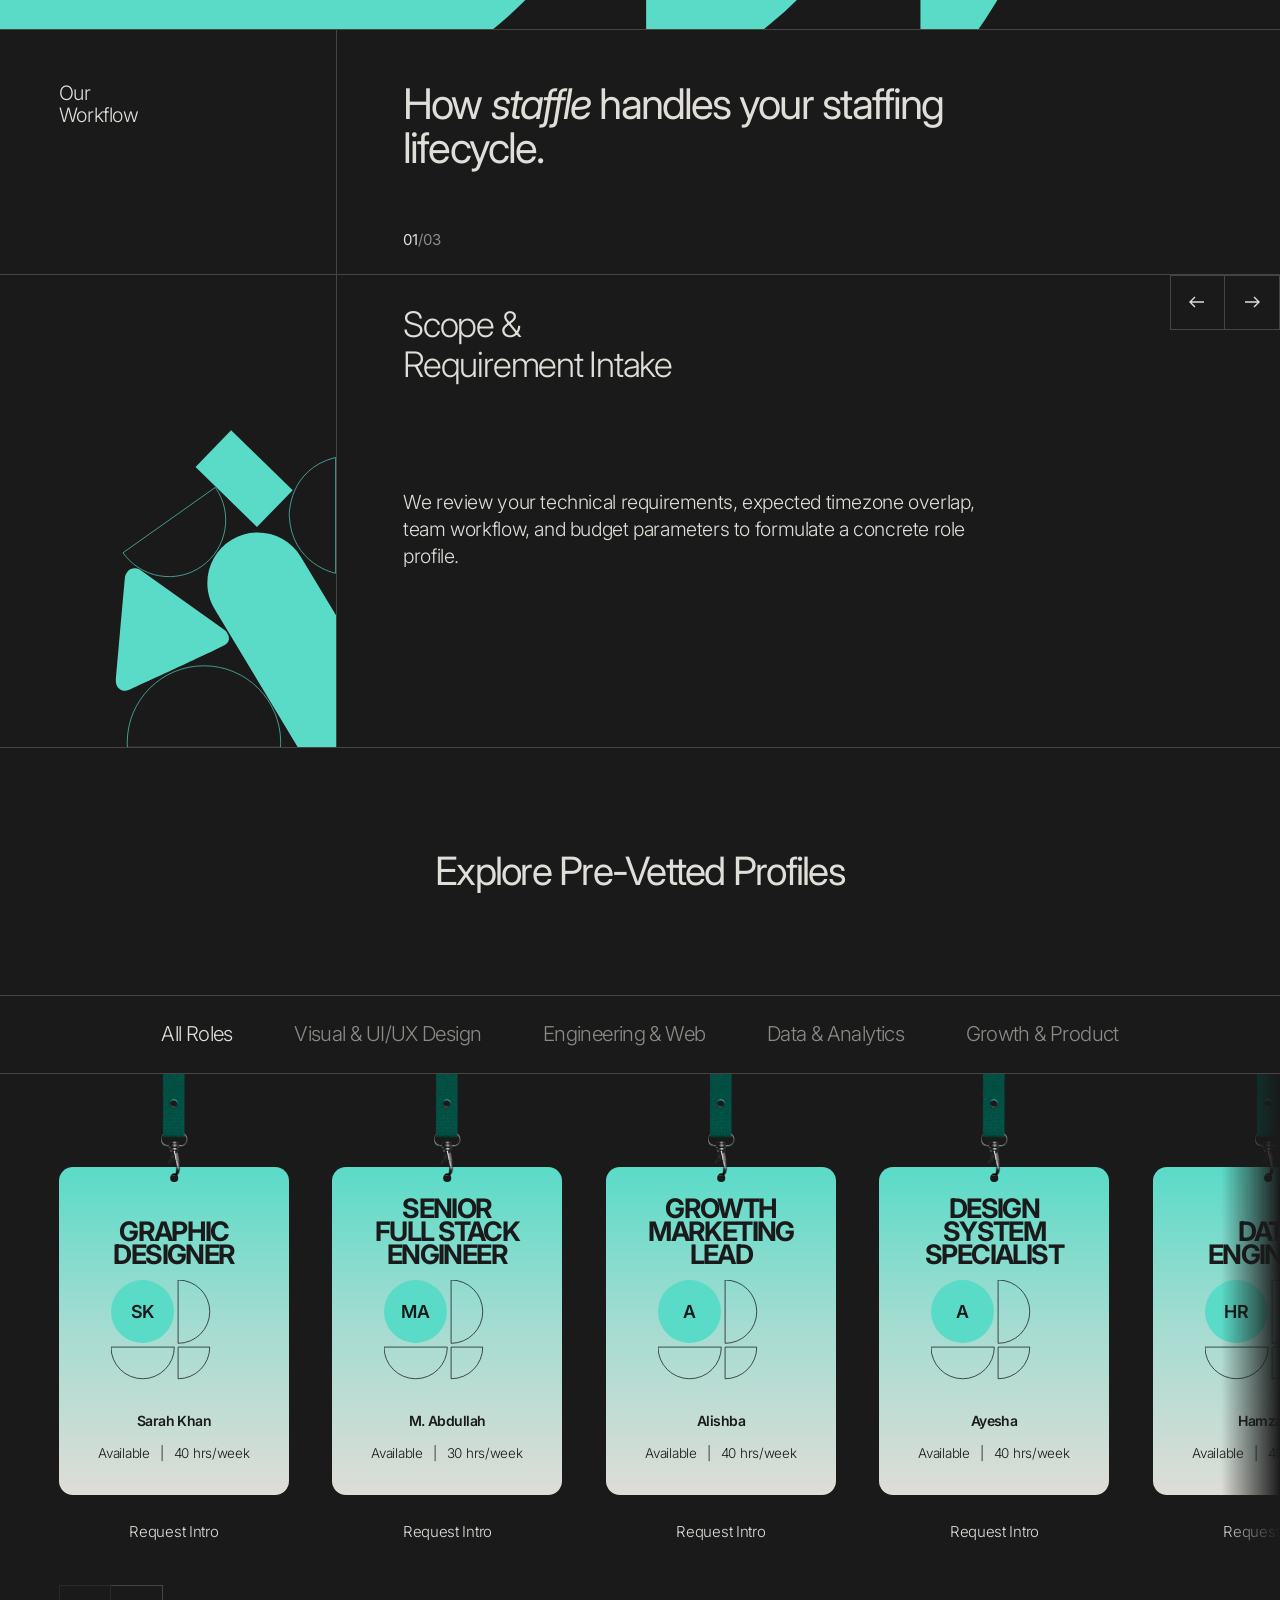
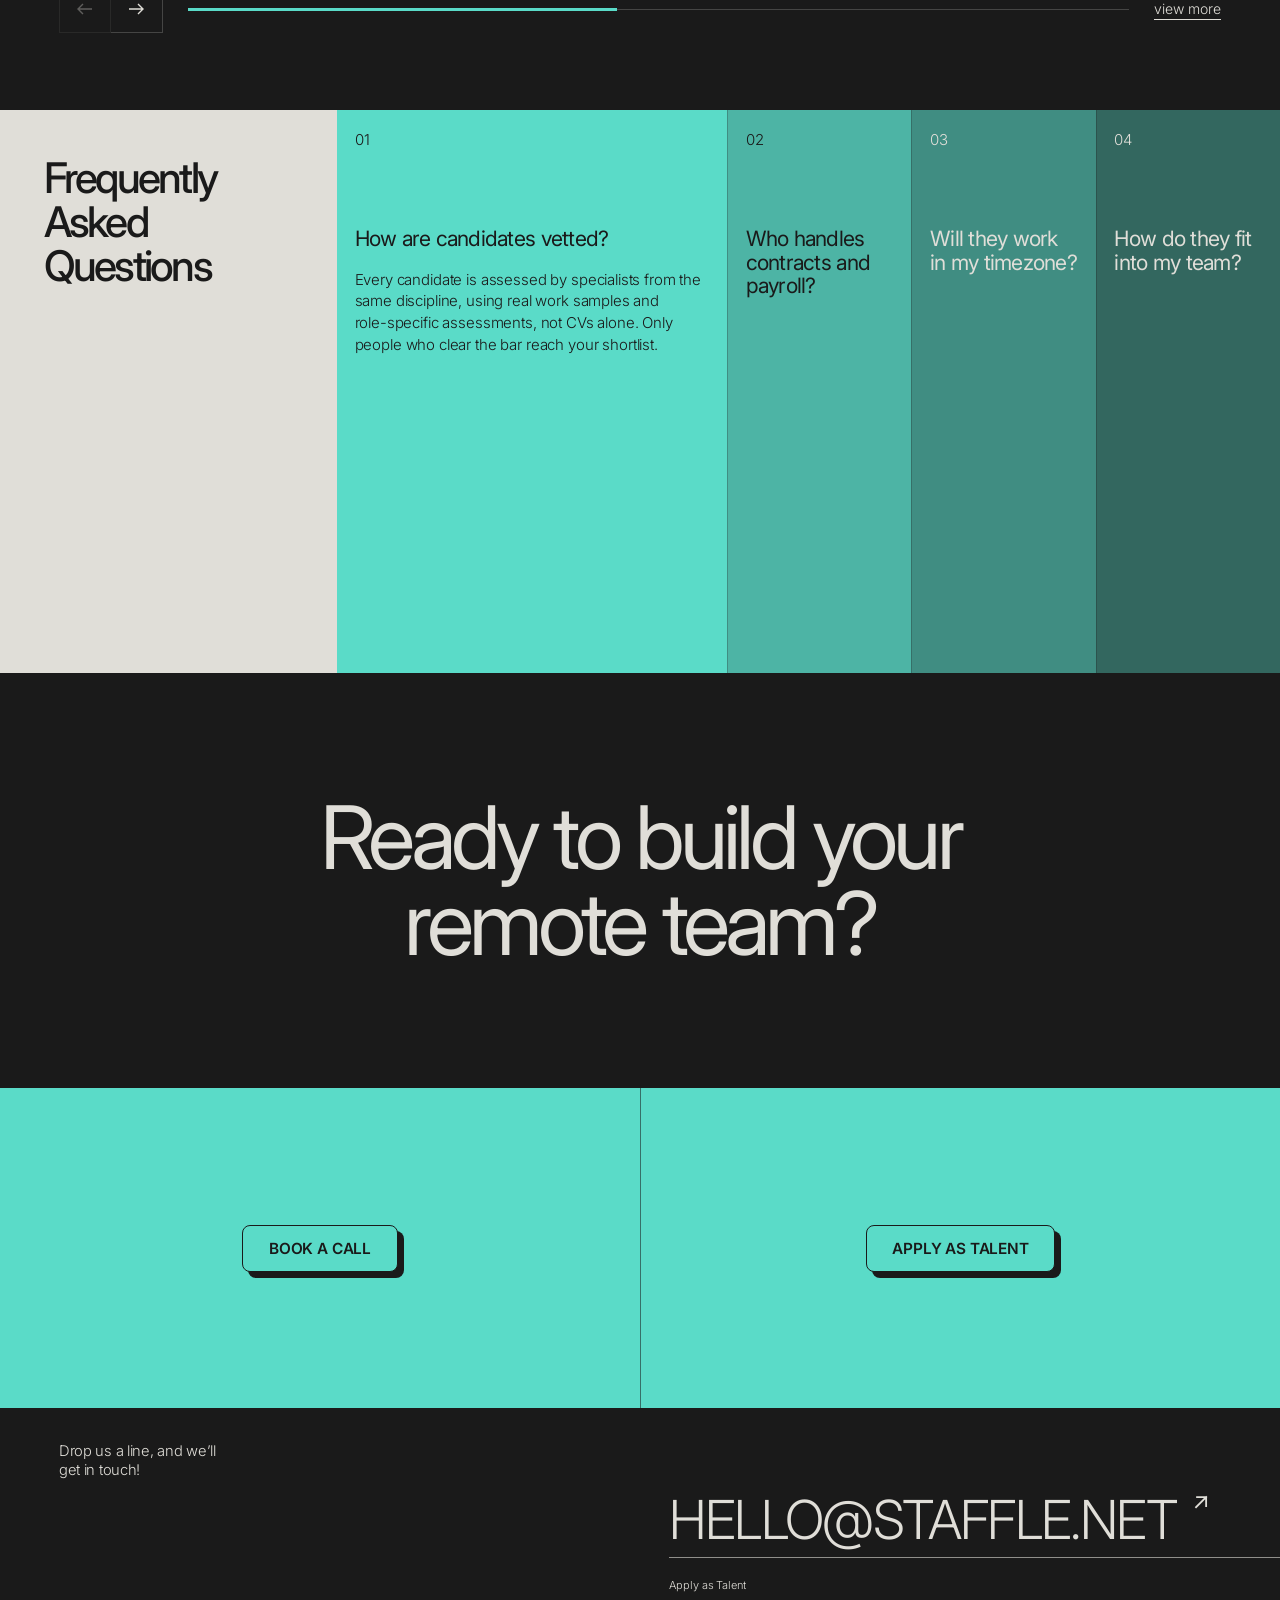
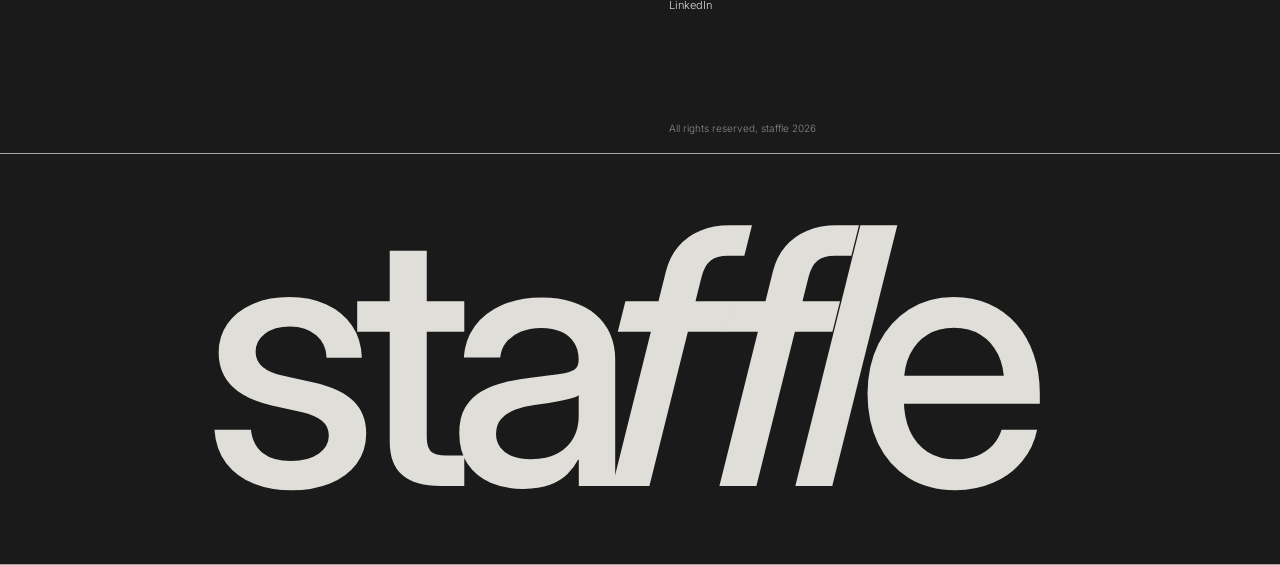
<file: apply.html>
<!DOCTYPE html>
<html lang="en">
<head>
  <meta charset="UTF-8">
  <meta name="viewport" content="width=device-width, initial-scale=1.0">
  <title>Apply as Talent | Staffle</title>
  <meta name="robots" content="noindex">
  <!-- The application form now opens as a popup on the homepage -->
  <meta http-equiv="refresh" content="0; url=index.html#apply-now">
  <link rel="canonical" href="index.html">
  <script>location.replace('index.html#apply-now');</script>
  <style>body{margin:0;background:#1A1A1A;color:#E0DED8;font-family:Inter,system-ui,sans-serif;display:grid;place-items:center;min-height:100vh}a{color:#5ADBC8}</style>
</head>
<body>
  <p>Opening the application form... <a href="index.html#apply-now">Click here</a> if nothing happens.</p>
</body>
</html>
</file>
<file: css/home.css>
/* Staffle homepage styles */
:root {
  --teal: #5ADBC8;
  --teal-2: #4DB4A5;
  --teal-3: #408D82;
  --teal-4: #33675F;
  --dark: #1A1A1A;
  --cream: #E0DED8;
  --line: rgba(224, 222, 216, 0.22);
  --muted: #8A8A86;
  --font: "Inter", system-ui, -apple-system, "Segoe UI", Roboto, Arial, sans-serif;
  --nav-h: 54px;
  --pad: clamp(20px, 4.6vw, 88px);
}
*, *::before, *::after { box-sizing: border-box; }
html { scroll-behavior: smooth; }
body {
  margin: 0; background: var(--dark); color: var(--cream);
  font-family: var(--font); font-optical-sizing: auto;
  -webkit-font-smoothing: antialiased; line-height: 1.4;
}
img { display: block; max-width: 100%; }
a { color: inherit; text-decoration: none; }
h1, h2, h3, p { margin: 0; }
button { font: inherit; color: inherit; background: none; border: 0; cursor: pointer; padding: 0; }
:focus-visible { outline: 2px solid var(--teal); outline-offset: 3px; }

/* ---------- Nav ---------- */
.nav {
  position: fixed; inset: 0 0 auto 0; z-index: 50; height: var(--nav-h);
  display: flex; align-items: stretch; justify-content: space-between;
  background: rgba(26, 30, 30, 0.82); backdrop-filter: blur(14px);
  border-bottom: 1px solid var(--line);
}
.nav-logo { display: flex; align-items: center; padding: 0 30px; }
.nav-logo img { height: 28px; width: auto; }
.nav-links { position: absolute; left: 50%; top: 0; bottom: 0; transform: translateX(-50%); display: flex; align-items: center; gap: 48px; font-size: 16px; }
.nav-links a:hover, .nav-apply:hover { color: var(--teal); }
.nav-right { display: flex; align-items: stretch; }
.nav-apply { display: flex; align-items: center; padding: 0 26px; font-size: 16px; }
.nav-book { display: flex; align-items: center; padding: 0 40px; background: var(--teal); color: var(--dark); font-size: 16px; transition: background .2s; }
.nav-book:hover { background: #7de6d6; }
.menu-btn { display: none; width: var(--nav-h); align-items: center; justify-content: center; }
.menu-btn span, .menu-btn span::before { display: block; width: 22px; height: 1.5px; background: var(--cream); position: relative; }
.menu-btn span::before { content: ""; position: absolute; top: 7px; }
.mobile-menu {
  display: none; position: fixed; z-index: 49; top: var(--nav-h); left: 0; right: 0;
  background: var(--dark); border-bottom: 1px solid var(--line); padding: 8px 24px 24px;
}
.mobile-menu.open { display: grid; }
.mobile-menu a { padding: 14px 0; font-size: 20px; border-bottom: 1px solid var(--line); }
.mobile-menu a:last-child { border: 0; color: var(--teal); }

/* ---------- Hero ---------- */
.hero {
  position: relative; min-height: 100vh; min-height: 100svh;
  display: grid; grid-template-rows: 1fr auto;
  background: #1d3a37 url("../images/hero-poster.jpg") center / cover no-repeat;
  padding-top: var(--nav-h); overflow: hidden;
}
.hero-video { position: absolute; inset: 0; width: 100%; height: 100%; object-fit: cover; z-index: 0; pointer-events: none; }
.hero > h1, .hero > .hero-what { position: relative; z-index: 1; }
.hero h1 {
  align-self: center; text-align: center; padding: 6vh var(--pad);
  font-size: clamp(46px, 8.25vw, 168px); font-weight: 500;
  letter-spacing: -0.05em; line-height: 0.98; color: var(--cream);
}
.hero-what {
  display: grid; grid-template-columns: 1fr 1fr; border-top: 1px solid var(--line);
  min-height: clamp(260px, 37vh, 420px);
}
.hero-what > div { padding: clamp(28px, 4vw, 64px) var(--pad); }
.hero-what .label { font-size: clamp(20px, 1.8vw, 34px); font-weight: 300; letter-spacing: -0.02em; }
.hero-what .copy {
  border-left: 1px solid var(--line); display: flex; align-items: flex-end;
  padding-left: clamp(24px, 2.6vw, 48px);
}
.hero-what p { font-size: clamp(22px, 2.6vw, 50px); font-weight: 300; letter-spacing: -0.035em; line-height: 1.07; max-width: 16em; }

/* ---------- Text reveal ---------- */
.w { display: inline-block; vertical-align: top; padding-bottom: .14em; margin-bottom: -.14em; clip-path: inset(-1em -0.6em 0 -0.6em); }
.text-done .w { clip-path: none; }
.wi { display: inline-block; transform: translateY(110%); transition: transform 1.1s cubic-bezier(.2,.8,.2,1); transition-delay: calc(var(--i) * var(--step, 70ms) + var(--base, 0ms)); }
.revealed .wi { transform: none; }

/* ---------- Roles strip ---------- */
.roles { border-bottom: 1px solid var(--line); overflow: hidden; background: var(--dark); }
.roles-track { display: flex; width: max-content; animation: marquee 120s linear infinite; }
.roles ul { display: flex; list-style: none; margin: 0; padding: 0; }
.roles li { padding: clamp(18px, 2.3vw, 40px) clamp(28px, 3.8vw, 72px) clamp(18px, 2.3vw, 40px) 0; font-size: clamp(17px, 1.55vw, 30px); font-weight: 300; letter-spacing: -0.02em; white-space: nowrap; }
.roles ul:first-child li:first-child { padding-left: var(--pad); }
@keyframes marquee { to { transform: translateX(-50%); } }
.roles:hover .roles-track { animation-play-state: paused; }
.roles li { cursor: default; }
.roll { display: inline-block; overflow: hidden; line-height: 1.45; vertical-align: middle; margin: -0.125em 0; }
.roll .ch {
  display: inline-block; text-shadow: 0 1.45em 0 var(--teal);
  transition: transform .6s cubic-bezier(.65,0,.25,1); transition-delay: calc(var(--d) * 28ms);
}
.roles li.active .ch { transform: translateY(-1.45em); }

/* ---------- Arcs ---------- */
.arcs { position: relative; aspect-ratio: 1456 / 730; max-height: 100vh; width: 100%; overflow: hidden; background: var(--dark); }
.arcs svg { position: absolute; inset: 0; width: 100%; height: 100%; }
.arcs svg .arc { fill: var(--teal); transition: transform 1.1s cubic-bezier(.2,.7,.2,1); }
.arcs.pre .arc-2 { transform: translateX(-28%); }
.arcs.pre .arc-3 { transform: translateX(-45%); }
.arcs h2 {
  position: absolute; z-index: 1; top: 9%; left: var(--pad);
  color: var(--dark); font-size: clamp(22px, 2.75vw, 54px); font-weight: 500; letter-spacing: -0.045em; line-height: 1.12;
}

/* ---------- Workflow ---------- */
.workflow { display: grid; grid-template-columns: 26.3% 1fr; border-top: 1px solid var(--line); }
.wf-label, .wf-art { border-right: 1px solid var(--line); }
.wf-label { padding: clamp(28px, 4vw, 76px) var(--pad); font-size: clamp(18px, 1.55vw, 30px); font-weight: 300; line-height: 1.15; letter-spacing: -0.02em; }
.wf-head { padding: clamp(28px, 4vw, 76px) clamp(24px, 5.2vw, 100px) 24px; display: flex; flex-direction: column; justify-content: space-between; min-height: clamp(220px, 19vw, 370px); }
.wf-head h2 { font-size: clamp(28px, 3.3vw, 64px); font-weight: 400; letter-spacing: -0.045em; line-height: 1.06; max-width: 15em; }
.wf-head h2 em { font-style: italic; font-weight: 400; }
.wf-count { font-size: 15px; margin-top: 32px; }
.wf-count b { font-weight: 400; }
.wf-count > span { color: var(--muted); }
.wf-art { border-top: 1px solid var(--line); position: relative; overflow: hidden; min-height: clamp(380px, 37vw, 720px); }
.wf-art svg { position: absolute; left: 0; bottom: 0; width: 100%; height: auto; }
.wf-step { border-top: 1px solid var(--line); position: relative; padding: clamp(28px, 2.4vw, 46px) clamp(24px, 5.2vw, 100px); display: flex; flex-direction: column; }
.wf-arrows { position: absolute; top: 0; right: 0; display: flex; }
.wf-arrows button { width: clamp(52px, 4.3vw, 82px); height: clamp(52px, 4.3vw, 76px); border: 1px solid var(--line); display: grid; place-items: center; transition: background .2s, color .2s; }
.wf-arrows button + button { border-left: 0; }
.wf-arrows button:hover { background: var(--teal); color: var(--dark); }
.wf-slide { display: flex; flex-direction: column; flex: 1; transition: opacity .35s ease; }
.wf-slide.fading { opacity: 0; }
.wf-slide h3 { font-size: clamp(28px, 2.75vw, 54px); font-weight: 300; letter-spacing: -0.035em; line-height: 1.12; padding-right: 180px; }
.wf-slide p { margin-top: auto; padding-top: 48px; padding-bottom: 18%; font-size: clamp(17px, 1.52vw, 29px); font-weight: 300; letter-spacing: -0.02em; line-height: 1.4; max-width: 30em; }

/* ---------- Roster ---------- */
.roster { border-top: 1px solid var(--line); padding-bottom: clamp(60px, 6vw, 120px); }
.roster > h2 { text-align: center; padding: clamp(70px, 7.5vw, 145px) var(--pad); font-size: clamp(30px, 3.05vw, 58px); font-weight: 400; letter-spacing: -0.045em; }
.tabs { display: flex; justify-content: center; gap: clamp(28px, 4.8vw, 92px); border-top: 1px solid var(--line); border-bottom: 1px solid var(--line); padding: clamp(18px, 1.9vw, 36px) var(--pad); overflow-x: auto; scrollbar-width: none; }
.tabs::-webkit-scrollbar { display: none; }
.tabs button { font-size: clamp(17px, 1.6vw, 31px); font-weight: 300; letter-spacing: -0.03em; color: var(--muted); white-space: nowrap; transition: color .2s; }
.tabs button:hover { color: var(--cream); }
.tabs button[aria-selected="true"] { color: var(--cream); }
.cards-area { position: relative; }
.cards {
  display: flex; gap: clamp(24px, 3.4vw, 64px); overflow-x: auto; overflow-y: hidden;
  padding: 0 var(--pad) 8px; scroll-snap-type: x mandatory; scroll-padding: 0 var(--pad);
  scrollbar-width: none; cursor: grab; outline: none;
  -webkit-mask-image: linear-gradient(90deg, transparent 0, #000 var(--pad), #000 calc(100% - var(--pad)), transparent 100%);
          mask-image: linear-gradient(90deg, transparent 0, #000 var(--pad), #000 calc(100% - var(--pad)), transparent 100%);
}
.cards::-webkit-scrollbar { display: none; }
.cards.dragging { cursor: grabbing; scroll-snap-type: none; }
.cards.dragging .card-wrap { pointer-events: none; }
.cards > .card-wrap { flex: 0 0 clamp(230px, 17vw, 306px); scroll-snap-align: start; }
.cards-nav { display: flex; align-items: center; gap: clamp(16px, 2vw, 32px); padding: 34px var(--pad) 0; }
.cards-arrows { display: flex; }
.cards-arrows button { width: 52px; height: 48px; border: 1px solid var(--line); display: grid; place-items: center; transition: background .2s, color .2s, opacity .2s; }
.cards-arrows button + button { border-left: 0; }
.cards-arrows button:hover:not(:disabled) { background: var(--teal); color: var(--dark); }
.cards-arrows button:disabled { opacity: .35; cursor: default; }
.cards-progress { flex: 1; height: 1px; background: var(--line); position: relative; }
.cards-progress span { position: absolute; left: 0; top: -1px; height: 3px; width: 20%; background: var(--teal); transition: transform .15s linear; }
.card .avatar.initials { display: grid; place-items: center; font-size: clamp(16px, 1.4vw, 26px); font-weight: 600; letter-spacing: -0.03em; color: var(--dark); }
.card-wrap { display: flex; flex-direction: column; align-items: center; }
.card-wrap[hidden] { display: none; }
.badge { width: 100%; transform-origin: 50% 0; will-change: transform; }
.lanyard { position: relative; z-index: 2; display: block; width: 11.8%; height: auto; margin: 0 auto -4%; }
.card::before {
  content: ""; position: absolute; z-index: 1; top: 0; left: 50%; margin-top: 3.3%;
  width: 3.3%; aspect-ratio: 1; transform: translateX(-50%); border-radius: 50%; background: var(--dark);
}
.card {
  position: relative; border-radius: 14px; padding: 13% 7% 14%; text-align: center; color: var(--dark);
  background: linear-gradient(180deg, #5ADBC8 0%, #A4DCD1 48%, #DEDDD7 100%);
  display: flex; flex-direction: column; align-items: center;
}
.card .role { height: 2.6em; display: flex; align-items: flex-end; justify-content: center; font-size: clamp(22px, 2.1vw, 40px); font-weight: 700; letter-spacing: -0.06em; line-height: 0.86; text-transform: uppercase; }
.card .portrait { position: relative; width: 64%; margin: 7% 0 2%; }
.card .portrait svg { width: 100%; height: auto; display: block; }
.card .avatar { position: absolute; left: 0; top: 0; width: 50%; aspect-ratio: 1; border-radius: 50%; background: var(--teal); overflow: hidden; }
.card .avatar img { width: 100%; height: 100%; object-fit: cover; object-position: top; }
.card .name { font-size: clamp(14px, 1.05vw, 20px); font-weight: 600; letter-spacing: -0.04em; }
.card .meta { margin-top: 7%; font-size: clamp(13px, 1.05vw, 20px); font-weight: 300; letter-spacing: -0.02em; }
.card .meta { white-space: nowrap; }
.card .meta .sep { margin: 0 10px; }
.intro { margin-top: 26px; font-size: clamp(15px, 1.05vw, 20px); font-weight: 300; letter-spacing: -0.02em; border-bottom: 1px solid transparent; transition: border-color .2s; }
.intro:hover { border-color: var(--cream); }
.view-more { font-size: clamp(14px, 1vw, 19px); font-weight: 300; border-bottom: 1px solid var(--cream); }
.view-more:hover { color: var(--teal); border-color: var(--teal); }

/* Drop-in from the top, card by card as each one scrolls into view */
.card-wrap.pre { opacity: 0; }
.card-wrap.in { animation: drop 2s cubic-bezier(.3,.8,.3,1) backwards; animation-delay: var(--dl, 0s); }
.card-wrap.in .badge { animation: swing 3s ease-out backwards; animation-delay: var(--dl, 0s); }
@keyframes drop {
  0% { transform: translateY(-130%); opacity: 1; }
  55% { transform: translateY(3%); }
  72% { transform: translateY(-1.2%); }
  86% { transform: translateY(.5%); }
  100% { transform: none; opacity: 1; }
}
@keyframes swing {
  0%, 45% { transform: rotate(0); }
  60% { transform: rotate(3deg); }
  75% { transform: rotate(-2deg); }
  88% { transform: rotate(1deg); }
  100% { transform: rotate(0); }
}

/* ---------- FAQ ---------- */
.faq { display: grid; grid-template-columns: 26.3% 1fr; min-height: clamp(560px, 44vw, 860px); }
.faq-title { position: relative; overflow: hidden; background: var(--cream); color: var(--dark); padding: clamp(36px, 3.6vw, 70px) clamp(24px, 3.4vw, 64px); }
.faq-title h2 { position: relative; z-index: 1; font-size: clamp(34px, 3.3vw, 64px); font-weight: 500; letter-spacing: -0.065em; line-height: 1.04; }
.faq-title svg { position: absolute; left: 0; top: 29%; width: 100%; height: auto; }
.ring { stroke-dasharray: 1; stroke-dashoffset: 1; }
@media (prefers-reduced-motion: reduce) { .ring { stroke-dashoffset: 0; } }
.faq-cols { display: flex; }
.faq-col {
  flex: 1 1 0; position: relative; display: flex; flex-direction: column; text-align: left;
  padding: clamp(18px, 1.5vw, 28px) clamp(16px, 1.4vw, 26px) clamp(28px, 3vw, 56px);
  border-left: 1px solid rgba(26,26,26,.25); color: var(--dark);
  transition: flex-grow .55s cubic-bezier(.2,.7,.2,1);
}
.faq-col:first-child { border-left: 0; }
.faq-col:nth-child(1) { background: var(--teal); }
.faq-col:nth-child(2) { background: var(--teal-2); }
.faq-col:nth-child(3) { background: var(--teal-3); color: var(--cream); }
.faq-col:nth-child(4) { background: var(--teal-4); color: var(--cream); }
.faq-col[aria-expanded="true"] { flex-grow: 2.4; }
.faq-col:focus-visible { outline-offset: -4px; }
@media (hover: hover) and (pointer: fine) { .faq-plus { display: none; } }
.faq-num { font-size: clamp(15px, 1.05vw, 20px); font-weight: 300; }
.faq-q { margin-top: clamp(48px, 6vw, 110px); font-size: clamp(19px, 1.65vw, 32px); font-weight: 400; letter-spacing: -0.035em; line-height: 1.12; max-width: 14em; }
.faq-a {
  display: grid; grid-template-rows: 0fr; transition: grid-template-rows .5s ease, opacity .4s ease; opacity: 0;
  font-size: clamp(15px, 1.1vw, 21px); font-weight: 300; line-height: 1.45; letter-spacing: -0.01em; max-width: 26em;
}
.faq-a > span { overflow: hidden; }
.faq-col[aria-expanded="true"] .faq-a { grid-template-rows: 1fr; opacity: 1; margin-top: 18px; }
.faq-plus { position: absolute; top: clamp(18px, 1.5vw, 28px); right: clamp(16px, 1.4vw, 26px); width: 18px; height: 18px; }
.faq-plus::before, .faq-plus::after { content: ""; position: absolute; left: 0; top: 8.5px; width: 18px; height: 1px; background: currentColor; transition: transform .3s; }
.faq-plus::after { transform: rotate(90deg); }
.faq-col[aria-expanded="true"] .faq-plus::after { transform: rotate(0); }

/* ---------- CTA ---------- */
.cta-head { padding: clamp(80px, 9.5vw, 180px) var(--pad); text-align: center; }
.cta-head h2 { font-size: clamp(44px, 6.85vw, 132px); font-weight: 400; letter-spacing: -0.055em; line-height: 0.98; }
.cta-links { display: grid; grid-template-columns: 1fr 1fr; background: var(--teal); color: var(--dark); }
.cta-cell { display: grid; place-items: center; min-height: clamp(200px, 25vw, 480px); padding: 40px 24px; }
.cta-cell + .cta-cell { border-left: 1px solid rgba(26,26,26,.55); }
.cta-btn {
  display: inline-block; padding: clamp(10px, .9vw, 16px) clamp(22px, 2vw, 36px);
  font-size: clamp(14px, 1.2vw, 22px); font-weight: 600; letter-spacing: -0.01em; text-transform: uppercase;
  background: var(--teal); color: var(--dark); border: 1px solid var(--dark); border-radius: 8px;
  box-shadow: 6px 6px 0 var(--dark); transition: transform .18s ease, box-shadow .18s ease, background .2s;
}
.cta-btn:hover { transform: translate(-2px, -2px); box-shadow: 8px 8px 0 var(--dark); background: #6EE3D1; }
.cta-btn:active { transform: translate(5px, 5px); box-shadow: 1px 1px 0 var(--dark); }

/* ---------- Footer ---------- */
.site-footer { background: var(--dark); color: var(--cream); }
.ft-top { display: grid; grid-template-columns: 1fr 1fr; padding: clamp(24px, 2.6vw, 48px) 0 clamp(14px, 1.4vw, 24px) var(--pad); border-bottom: 1px solid rgba(224,222,216,.7); min-height: clamp(220px, 27vw, 500px); }
.ft-note { font-size: clamp(14px, 1.15vw, 21px); font-weight: 300; letter-spacing: -0.02em; line-height: 1.3; }
.ft-contact { display: flex; flex-direction: column; padding-top: clamp(28px, 4vw, 76px); }
.ft-mail { display: flex; align-items: flex-start; gap: .25em; padding-bottom: clamp(8px, .8vw, 14px); border-bottom: 1px solid rgba(224,222,216,.6); font-size: clamp(26px, 4.2vw, 80px); font-weight: 300; letter-spacing: -0.03em; line-height: 1; text-transform: uppercase; }
.ft-mail svg { width: .45em; height: .45em; flex: none; margin-top: -.05em; transition: transform .3s ease; }
.ft-mail:hover { color: var(--teal); }
.ft-mail:hover svg { transform: translate(3px, -3px); }
.ft-links { display: flex; flex-direction: column; gap: 4px; margin-top: clamp(14px, 1.6vw, 28px); }
.ft-links a { width: max-content; font-size: clamp(11px, .8vw, 15px); font-weight: 300; letter-spacing: -0.01em; }
.ft-links a:hover { color: var(--teal); }
.ft-copy { margin-top: auto; padding-top: 40px; font-size: clamp(10px, .75vw, 14px); font-weight: 300; color: var(--muted); }
.ft-mark { position: relative; overflow: hidden; display: flex; justify-content: center; padding: clamp(10px, 1.5vw, 28px) var(--pad) clamp(14px, 2vw, 36px); border-bottom: 1px solid rgba(224,222,216,.7); }
.ft-word {
  display: flex; align-items: baseline; font-size: clamp(110px, 28vw, 560px); font-weight: 500; letter-spacing: 0; line-height: 1.02; color: var(--cream); white-space: nowrap;
  padding-right: .075em;
}
.ft-word > * { display: inline-block; font-style: normal; transform: translateY(105%); transition: transform 1.1s cubic-bezier(.2,.8,.2,1); }
.ft-word > em { font-style: normal; transform: translateY(105%) skewX(-14deg); }
/* equal small gap between every letter, none touching */
.ft-word > :nth-child(2) { margin-left: -0.067em; }
.ft-word > :nth-child(3) { margin-left: -0.073em; }
.ft-word > :nth-child(4) { margin-left: -0.076em; }
.ft-word > :nth-child(5) { margin-left: -0.027em; }
.ft-word > :nth-child(6) { margin-left: -0.073em; }
.ft-word > :nth-child(7) { margin-left: -0.085em; }
.ft-mark.in .ft-word > * { transform: none; }
.ft-mark.in .ft-word > em { transform: skewX(-14deg); }

/* ---------- Responsive ---------- */
@media (max-width: 860px) {
  .nav-links, .nav-apply, .nav-book { display: none; }
  .menu-btn { display: flex; }
  .nav-logo { padding: 0 20px; }
  .hero-what { grid-template-columns: 1fr; }
  .hero-what .copy { border-left: 0; border-top: 1px solid var(--line); padding: 28px var(--pad) 40px; }
  .hero-what > div:first-child { padding-bottom: 20px; }
  .arcs { aspect-ratio: 1 / 1; }
  .arcs svg { width: 200%; }
  .workflow { grid-template-columns: 1fr; }
  .wf-label { border-right: 0; padding-bottom: 0; }
  .wf-art { order: 5; border-right: 0; min-height: 300px; }
  .wf-art svg { width: auto; height: 100%; left: auto; right: 0; }
  .wf-slide h3 { padding-right: 130px; }
  .wf-slide p { padding-bottom: 32px; }
  .faq { grid-template-columns: 1fr; }
  .faq-title { min-height: 280px; }
  .faq-title svg { top: auto; bottom: -45%; width: 70%; }
  .faq-cols { flex-direction: column; }
  .faq-col { flex: none; border-left: 0; border-top: 1px solid rgba(26,26,26,.2); min-height: 150px; }
  .faq-q { margin-top: 32px; }
  .cta-links { grid-template-columns: 1fr; }
  .cta-cell { min-height: 160px; }
  .cta-cell + .cta-cell { border-left: 0; border-top: 1px solid rgba(26,26,26,.55); }
  .ft-top { grid-template-columns: 1fr; gap: 8px; padding-right: var(--pad); }
  .ft-contact { padding-top: 24px; }
  .ft-mail { font-size: clamp(24px, 7vw, 44px); }
}
@media (max-width: 560px) {
  .cards > .card-wrap { flex-basis: 72vw; }
  .cards-arrows { display: none; }
  .tabs { justify-content: flex-start; }
}
@media (prefers-reduced-motion: reduce) {
  *, *::before, *::after { animation: none !important; transition: none !important; }
  .roles-track { flex-wrap: wrap; }
}

/* ---------- Full roster popup ---------- */
.view-more { background: none; cursor: pointer; padding: 0; color: inherit; }
body.rm-open { overflow: hidden; }
.roster-modal { position: fixed; inset: 0; z-index: 100; display: flex; align-items: center; justify-content: center; padding: clamp(0px, 2.5vw, 40px); }
.roster-modal[hidden] { display: none; }
.rm-backdrop { position: absolute; inset: 0; background: rgba(12, 14, 14, 0.72); backdrop-filter: blur(6px); opacity: 0; transition: opacity .35s ease; }
.rm-panel {
  position: relative; width: 100%; max-width: 1320px; height: 100%; max-height: 920px;
  background: var(--cream); color: var(--dark); border-radius: 22px; overflow: hidden;
  display: flex; flex-direction: column;
  opacity: 0; transform: translateY(28px) scale(.985); transition: opacity .4s ease, transform .5s cubic-bezier(.2,.8,.2,1);
}
.roster-modal.is-open .rm-backdrop { opacity: 1; }
.roster-modal.is-open .rm-panel { opacity: 1; transform: none; }

.rm-head { display: flex; justify-content: space-between; align-items: flex-start; gap: 24px; padding: clamp(22px, 2.6vw, 40px) clamp(20px, 2.8vw, 44px) 18px; }
.rm-kicker { font-size: 13px; letter-spacing: .14em; text-transform: uppercase; color: var(--teal-3); font-weight: 500; margin-bottom: 8px; }
.rm-head h2 { font-size: clamp(24px, 2.4vw, 40px); font-weight: 500; letter-spacing: -0.045em; line-height: 1.08; max-width: 18em; }
.rm-close { flex: none; width: 48px; height: 48px; border-radius: 50%; display: grid; place-items: center; background: var(--dark); color: var(--cream); transition: background .2s, transform .3s; }
.rm-close:hover { background: var(--teal-4); transform: rotate(90deg); }

.rm-toolbar {
  margin: 0 clamp(20px, 2.8vw, 44px); padding: 12px; background: #F4F3EF; border-radius: 18px;
  display: flex; align-items: center; gap: 16px; justify-content: space-between; flex-wrap: wrap;
}
.rm-pills { display: flex; gap: 8px; flex-wrap: wrap; }
.rm-pills button {
  padding: 11px 18px; border-radius: 999px; background: var(--cream); font-size: 15px; font-weight: 500; letter-spacing: -0.01em;
  transition: background .2s, color .2s;
}
.rm-pills button:hover { background: #D3D1CA; }
.rm-pills button[aria-selected="true"] { background: var(--dark); color: var(--cream); }
.rm-search {
  flex: 1 1 260px; max-width: 380px; display: flex; align-items: center; gap: 10px;
  padding: 12px 18px; border-radius: 999px; background: var(--cream); color: var(--muted);
}
.rm-search input { flex: 1; min-width: 0; border: 0; background: none; font: inherit; font-size: 15px; color: var(--dark); outline: none; }
.rm-search input::placeholder { color: #9A9893; }
.rm-search:focus-within { box-shadow: 0 0 0 2px var(--teal); }

.rm-body { flex: 1; overflow-y: auto; padding: 22px clamp(20px, 2.8vw, 44px) clamp(24px, 3vw, 44px); overscroll-behavior: contain; }
.rm-count { font-size: 14px; color: #6E6C67; margin-bottom: 16px; }
.rm-grid { display: grid; grid-template-columns: repeat(auto-fill, minmax(320px, 1fr)); gap: clamp(16px, 1.6vw, 26px); }
.rm-empty { text-align: center; padding: 60px 20px; font-size: 17px; color: #55534E; }
.rm-empty a { color: var(--dark); border-bottom: 1px solid currentColor; }

/* Candidate card */
.rc {
  background: #FAFAF8; border-radius: 24px; padding: 14px 14px 18px; display: flex; flex-direction: column;
  box-shadow: 0 1px 0 rgba(26,26,26,.04); transition: transform .3s ease, box-shadow .3s ease;
  animation: rcIn .55s cubic-bezier(.2,.8,.2,1) both; animation-delay: calc(var(--k, 0) * 60ms);
}
.rc:hover { transform: translateY(-4px); box-shadow: 0 18px 40px -22px rgba(26,26,26,.35); }
@keyframes rcIn { from { opacity: 0; transform: translateY(16px); } to { opacity: 1; transform: none; } }
.rc-top {
  position: relative; overflow: hidden; border-radius: 18px; padding: 54px 20px 16px; min-height: 196px;
  display: flex; flex-direction: column; justify-content: space-between; border: 1px solid rgba(26,26,26,.06);
  background: linear-gradient(160deg, #CFF3EC 0%, #EEF7F4 60%, #F5F7F4 100%);
}
.rc-top::after { content: ""; position: absolute; top: -46px; right: -46px; width: 130px; height: 130px; border-radius: 50%; background: rgba(90, 219, 200, .35); }
.rc[data-cat="engineering"] .rc-top, .rc-top[data-cat="engineering"] { background: linear-gradient(160deg, #C8F0E0 0%, #E8F6EF 60%, #F4F7F3 100%); }
.rc[data-cat="data"] .rc-top, .rc-top[data-cat="data"] { background: linear-gradient(160deg, #F7EBC6 0%, #F7F2E2 60%, #F6F5F0 100%); }
.rc[data-cat="data"] .rc-top::after { background: rgba(90, 219, 200, .28); }
.rc[data-cat="growth"] .rc-top, .rc-top[data-cat="growth"] { background: linear-gradient(160deg, #D6E7EE 0%, #EDF3F4 60%, #F5F6F4 100%); }
.rc-id { position: relative; z-index: 1; display: flex; align-items: center; gap: 16px; }
.rc-icon { flex: none; width: 64px; height: 64px; border-radius: 16px; background: var(--dark); color: var(--teal); display: grid; place-items: center; }
.rc-icon svg { width: 28px; height: 28px; }
.rc-bench { display: flex; align-items: center; gap: 6px; font-size: 12px; letter-spacing: .12em; text-transform: uppercase; color: var(--teal-3); font-weight: 500; }
.rc-bench svg { width: 13px; height: 13px; }
.rc-code { font-size: clamp(19px, 1.45vw, 23px); font-weight: 600; letter-spacing: -0.03em; margin-top: 2px; }
.rc-hours { position: relative; z-index: 1; align-self: flex-end; display: inline-flex; align-items: center; gap: 8px; background: #fff; border-radius: 999px; padding: 7px 14px; font-size: 14px; font-weight: 500; box-shadow: 0 1px 2px rgba(26,26,26,.08); }
.rc-hours::before { content: ""; width: 8px; height: 8px; border-radius: 50%; background: var(--teal); }

.rc-info { padding: 24px 6px 0; display: flex; flex-direction: column; flex: 1; }
.rc-title-row { display: flex; justify-content: space-between; align-items: flex-start; gap: 12px; }
.rc-title { font-size: clamp(20px, 1.6vw, 25px); font-weight: 700; letter-spacing: -0.045em; line-height: 1.12; text-transform: uppercase; }
.rc-exp { flex: none; font-size: 13px; font-weight: 500; padding: 4px 9px; border-radius: 6px; background: #DDF4EF; color: var(--teal-4); white-space: nowrap; }
.rc-remote { display: flex; align-items: center; gap: 7px; margin-top: 10px; font-size: 15px; font-weight: 500; color: var(--teal-3); }
.rc-remote svg { width: 15px; height: 15px; flex: none; }
.rc-desc { margin-top: 12px; font-size: 15px; line-height: 1.6; color: #5A5853; display: -webkit-box; -webkit-line-clamp: 2; line-clamp: 2; -webkit-box-orient: vertical; overflow: hidden; }
.rc-skills { display: flex; flex-wrap: wrap; gap: 8px; margin-top: 18px; }
.rc-skills span, .rd-skills span { font-size: 14px; padding: 7px 12px; border-radius: 8px; background: #EDECE7; }
.rc-actions { display: grid; grid-template-columns: 1fr 1fr; gap: 10px; margin-top: auto; padding-top: 18px; border-top: 1px solid rgba(26,26,26,.08); }
.rc-info .rc-skills { margin-bottom: 20px; }
.rc-btn { display: inline-flex; align-items: center; justify-content: center; gap: 8px; padding: 14px 12px; border-radius: 12px; font-size: 15px; font-weight: 500; transition: background .2s, color .2s, transform .2s; }
.rc-btn svg { width: 16px; height: 16px; }
.rc-btn.ghost { background: #EDECE7; }
.rc-btn.ghost:hover { background: #DEDCD5; }
.rc-btn.solid { background: var(--dark); color: var(--cream); }
.rc-btn.solid:hover { background: var(--teal-4); }
.rc-btn:active { transform: scale(.98); }

/* Dossier side panel */
.rm-dossier {
  position: absolute; top: 0; right: 0; bottom: 0; width: min(560px, 100%); background: #FAFAF8; z-index: 2;
  box-shadow: -30px 0 60px -30px rgba(26,26,26,.35); overflow-y: auto; padding: clamp(22px, 2.6vw, 40px);
  transform: translateX(105%); transition: transform .5s cubic-bezier(.2,.8,.2,1); visibility: hidden;
}
.rm-dossier.is-open { transform: none; visibility: visible; }
.rd-back { display: inline-flex; align-items: center; gap: 10px; font-size: 15px; padding: 10px 16px; border-radius: 999px; background: #EDECE7; margin-bottom: 26px; }
.rd-back:hover { background: #DEDCD5; }
.rd-head.rc-top { min-height: 0; padding: 24px 22px 22px; margin-bottom: 24px; justify-content: flex-start; }
.rd-head .rc-id { margin-bottom: 18px; }
.rd-title { font-size: clamp(24px, 2.2vw, 32px); font-weight: 700; letter-spacing: -0.045em; line-height: 1.08; text-transform: uppercase; }
.rd-facts { display: grid; grid-template-columns: repeat(3, 1fr); gap: 10px; margin: 20px 0 26px; }
.rd-facts div { background: #F1F0EC; border-radius: 12px; padding: 12px 14px; }
.rd-facts dt { font-size: 12px; letter-spacing: .08em; text-transform: uppercase; color: #77756F; }
.rd-facts dd { margin: 4px 0 0; font-size: 15px; font-weight: 600; }
.rd-section { margin-bottom: 24px; }
.rd-section h4 { margin: 0 0 10px; font-size: 13px; letter-spacing: .12em; text-transform: uppercase; color: var(--teal-3); font-weight: 600; }
.rd-section p { font-size: 16px; line-height: 1.65; color: #45433F; }
.rd-section ul { margin: 0; padding: 0; list-style: none; display: grid; gap: 10px; }
.rd-section li { position: relative; padding-left: 22px; font-size: 15.5px; line-height: 1.55; color: #45433F; }
.rd-section li::before { content: ""; position: absolute; left: 0; top: .55em; width: 8px; height: 8px; border-radius: 50%; background: var(--teal); }
.rd-skills { display: flex; flex-wrap: wrap; gap: 8px; }
.rd-note { font-size: 13px; color: #77756F; margin: 4px 0 18px; }
.rd-cta { width: 100%; padding: 16px; font-size: 16px; }

@media (max-width: 760px) {
  .roster-modal { padding: 0; }
  .rm-panel { border-radius: 0; max-height: none; }
  .rm-head { padding-top: 18px; }
  .rm-close { width: 42px; height: 42px; }
  .rm-toolbar { flex-direction: column; align-items: stretch; border-radius: 14px; }
  .rm-pills { flex-wrap: nowrap; overflow-x: auto; scrollbar-width: none; margin: -2px; padding: 2px; }
  .rm-pills::-webkit-scrollbar { display: none; }
  .rm-pills button { white-space: nowrap; padding: 10px 14px; font-size: 14px; }
  .rm-search { flex: none; max-width: none; }
  .rm-grid { grid-template-columns: 1fr; }
  .rd-facts { grid-template-columns: 1fr 1fr; }
}
@media (prefers-reduced-motion: reduce) {
  .rm-panel, .rm-backdrop, .rm-dossier { transition: none; }
  .rc { animation: none; }
}
@media (prefers-reduced-motion: reduce) { .ft-word > * { transform: none; } .ft-word > em { transform: skewX(-14deg); } }

/* ---------- Apply as Talent popup ---------- */
body.ap-open { overflow: hidden; }
.apply-modal { position: fixed; inset: 0; z-index: 110; display: flex; align-items: center; justify-content: center; padding: clamp(0px, 2.5vw, 40px); }
.apply-modal[hidden] { display: none; }
.ap-backdrop { position: absolute; inset: 0; background: rgba(12, 14, 14, 0.72); backdrop-filter: blur(6px); opacity: 0; transition: opacity .35s ease; }
.ap-panel {
  position: relative; width: 100%; max-width: 1120px; max-height: 100%; min-height: min(680px, 100%); display: grid; grid-template-columns: 38% 1fr; grid-template-rows: minmax(0, 1fr);
  background: var(--cream); color: var(--dark); border-radius: 22px; overflow: hidden;
  opacity: 0; transform: translateY(28px) scale(.985); transition: opacity .4s ease, transform .5s cubic-bezier(.2,.8,.2,1);
}
.apply-modal.is-open .ap-backdrop { opacity: 1; }
.apply-modal.is-open .ap-panel { opacity: 1; transform: none; }

.ap-side { position: relative; min-height: 0; overflow-y: auto; scrollbar-width: none; background: var(--dark); color: var(--cream); padding: clamp(28px, 3.4vw, 52px); display: flex; flex-direction: column; }
.ap-kicker { font-size: 13px; letter-spacing: .14em; text-transform: uppercase; color: var(--teal); font-weight: 500; margin-bottom: 14px; }
.ap-side h2 { font-size: clamp(30px, 3.2vw, 50px); font-weight: 500; letter-spacing: -0.05em; line-height: 1.02; }
.ap-lead { margin-top: 18px; font-size: clamp(15px, 1.1vw, 17px); font-weight: 300; line-height: 1.55; color: #B9B7B1; max-width: 26em; }
.ap-steps { list-style: none; margin: 36px 0 120px; padding: 0; display: grid; gap: 4px; position: relative; z-index: 1; }
.ap-steps li { display: flex; align-items: center; gap: 14px; padding: 12px 0; border-top: 1px solid var(--line); font-size: 16px; color: var(--muted); transition: color .3s; }
.ap-steps li span { font-size: 13px; width: 30px; height: 30px; border-radius: 50%; display: grid; place-items: center; border: 1px solid var(--line); transition: background .3s, color .3s, border-color .3s; }
.ap-steps li.is-active { color: var(--cream); }
.ap-steps li.is-active span { background: var(--teal); border-color: var(--teal); color: var(--dark); }
.ap-steps li.is-done span { border-color: var(--teal); color: var(--teal); }
.ap-art { position: absolute; left: 0; bottom: 0; width: 46%; height: auto; opacity: .55; }

.ap-main { min-height: 0; overflow-y: auto; -webkit-mask-image: linear-gradient(180deg, transparent 0, #000 28px); mask-image: linear-gradient(180deg, transparent 0, #000 28px); padding: clamp(28px, 3.4vw, 52px); overscroll-behavior: contain; }
.ap-close { position: absolute; top: 18px; right: 18px; z-index: 2; width: 44px; height: 44px; border-radius: 50%; display: grid; place-items: center; background: var(--dark); color: var(--cream); transition: background .2s, transform .3s; }
.ap-close:hover { background: var(--teal-4); transform: rotate(90deg); }

.ap-form fieldset { border: 0; margin: 0; padding: 0; min-width: 0; }
.ap-step { display: none; }
.ap-step.is-active { display: grid; gap: 18px; animation: apIn .45s cubic-bezier(.2,.8,.2,1); }
@keyframes apIn { from { opacity: 0; transform: translateX(18px); } to { opacity: 1; transform: none; } }
.ap-step legend { padding: 0; margin-bottom: 10px; font-size: clamp(22px, 1.9vw, 30px); font-weight: 500; letter-spacing: -0.04em; padding-right: 56px; }
.ap-row { display: grid; grid-template-columns: 1fr 1fr; gap: 16px; }
.ap-field { display: grid; gap: 8px; }
.ap-field > span { font-size: 14px; font-weight: 500; color: #4A4843; }
.ap-field > span em { font-style: normal; font-weight: 400; color: #8A8883; }
.ap-field input, .ap-field select {
  width: 100%; font: inherit; font-size: 16px; color: var(--dark); background: #F6F5F1;
  border: 1px solid rgba(26,26,26,.12); border-radius: 12px; padding: 14px 16px; outline: none;
  transition: border-color .2s, box-shadow .2s, background .2s;
}
.ap-field select { appearance: none; -webkit-appearance: none; background-image: url("data:image/svg+xml,%3Csvg xmlns='http://www.w3.org/2000/svg' width='12' height='8' viewBox='0 0 12 8'%3E%3Cpath d='M1 1l5 5 5-5' fill='none' stroke='%231A1A1A' stroke-width='1.6'/%3E%3C/svg%3E"); background-repeat: no-repeat; background-position: right 16px center; padding-right: 40px; }
.ap-field input::placeholder { color: #A3A19B; }
.ap-field input:focus, .ap-field select:focus { border-color: var(--teal-3); box-shadow: 0 0 0 3px rgba(90,219,200,.35); background: #fff; }
.ap-field.has-error input, .ap-field.has-error select, .ap-field.has-error .ap-choice label, .ap-field.has-error .ap-pills label { border-color: #C2554A; }
.ap-field > .ap-err { font-size: 13px; font-weight: 500; color: #B2473D; }
.ap-summary { margin: 4px 0 -6px; padding: 12px 14px; border-radius: 12px; background: #F6DEDA; color: #8E3329; font-size: 14px; font-weight: 500; }

.ap-choice { display: grid; grid-template-columns: 1fr 1fr; gap: 12px; }
.ap-choice label, .ap-pills label { position: relative; cursor: pointer; border: 1px solid rgba(26,26,26,.12); background: #F6F5F1; border-radius: 14px; transition: border-color .2s, background .2s, box-shadow .2s; }
.ap-choice label { display: grid; gap: 4px; padding: 16px 18px; }
.ap-choice b { font-size: 18px; font-weight: 600; letter-spacing: -0.02em; }
.ap-choice small { font-size: 13px; color: #6E6C67; }
.ap-choice input, .ap-pills input { position: absolute; opacity: 0; pointer-events: none; }
.ap-choice label:hover, .ap-pills label:hover { border-color: rgba(26,26,26,.3); }
.ap-choice label:has(input:checked), .ap-pills label:has(input:checked) { border-color: var(--dark); background: #DDF4EF; box-shadow: inset 0 0 0 1px var(--dark); }
.ap-choice label:has(input:focus-visible), .ap-pills label:has(input:focus-visible) { outline: 2px solid var(--teal-3); outline-offset: 2px; }
.ap-pills { display: flex; flex-wrap: wrap; gap: 10px; }
.ap-pills label { padding: 11px 18px; border-radius: 999px; }
.ap-pills b { font-size: 15px; font-weight: 500; }

.ap-file { display: flex; align-items: center; gap: 14px; padding: 16px 18px; border: 1px dashed rgba(26,26,26,.3); border-radius: 14px; cursor: pointer; color: #4A4843; transition: border-color .2s, background .2s; }
.ap-file:hover { border-color: var(--teal-3); background: #F1F7F5; }
.ap-file input { position: absolute; opacity: 0; width: 1px; height: 1px; }
.ap-file:focus-within { outline: 2px solid var(--teal-3); outline-offset: 2px; }
.ap-file span { font-size: 14px; color: #6E6C67; }
.ap-file b { display: block; font-size: 15px; font-weight: 600; color: var(--dark); }

.ap-actions { display: flex; justify-content: space-between; align-items: center; gap: 12px; margin-top: 8px; padding-top: 18px; border-top: 1px solid rgba(26,26,26,.1); }
.ap-btn { display: inline-flex; align-items: center; justify-content: center; gap: 10px; padding: 15px 24px; border-radius: 12px; font-size: 16px; font-weight: 500; transition: background .2s, transform .2s; }
.ap-btn.solid { background: var(--dark); color: var(--cream); }
.ap-btn.solid:hover { background: var(--teal-4); }
.ap-btn.ghost { background: #EAE9E4; }
.ap-btn.ghost:hover { background: #DEDCD5; }
.ap-btn:active { transform: scale(.98); }
.ap-btn[disabled] { opacity: .6; cursor: progress; }

.ap-done { text-align: center; justify-items: center; padding: clamp(30px, 6vh, 80px) 0; }
.ap-tick { width: 76px; height: 76px; color: var(--teal-3); }
.ap-tick svg { width: 100%; height: 100%; }
.ap-done.is-active .ap-tick circle { stroke-dasharray: 160; stroke-dashoffset: 160; animation: apDraw .7s ease forwards; }
.ap-done.is-active .ap-tick path { stroke-dasharray: 40; stroke-dashoffset: 40; animation: apDraw .5s .55s ease forwards; }
@keyframes apDraw { to { stroke-dashoffset: 0; } }
.ap-done h3 { font-size: clamp(26px, 2.4vw, 38px); font-weight: 500; letter-spacing: -0.045em; }
.ap-done p { max-width: 30em; font-size: 16px; line-height: 1.6; color: #5A5853; }

@media (max-height: 860px) { .ap-art { display: none; } .ap-steps { margin-bottom: 0; } }
@media (max-width: 860px) {
  .apply-modal { padding: 0; }
  .ap-panel { grid-template-columns: 1fr; grid-template-rows: auto; border-radius: 0; height: 100%; max-height: none; overflow-y: auto; }
  .ap-side { padding: 28px 22px 22px; overflow: visible; min-height: auto; }
  .ap-side h2 { padding-right: 52px; }
  .ap-panel { min-height: 0; }
  .ap-lead { display: none; }
  .ap-steps { grid-auto-flow: column; margin: 20px 0 0; }
  .ap-steps li { border-top: 0; padding: 0; font-size: 14px; gap: 8px; }
  .ap-art { display: none; }
  .ap-main { overflow: visible; min-height: auto; padding: 26px 22px 34px; -webkit-mask-image: none; mask-image: none; }
  .ap-close { position: fixed; top: 14px; right: 14px; background: var(--cream); color: var(--dark); box-shadow: 0 4px 14px rgba(0,0,0,.25); }
  .ap-row, .ap-choice { grid-template-columns: 1fr; }
}
@media (prefers-reduced-motion: reduce) {
  .ap-panel, .ap-backdrop { transition: none; }
  .ap-step.is-active { animation: none; }
  .ap-done.is-active .ap-tick circle, .ap-done.is-active .ap-tick path { animation: none; stroke-dashoffset: 0; }
}
</file>
